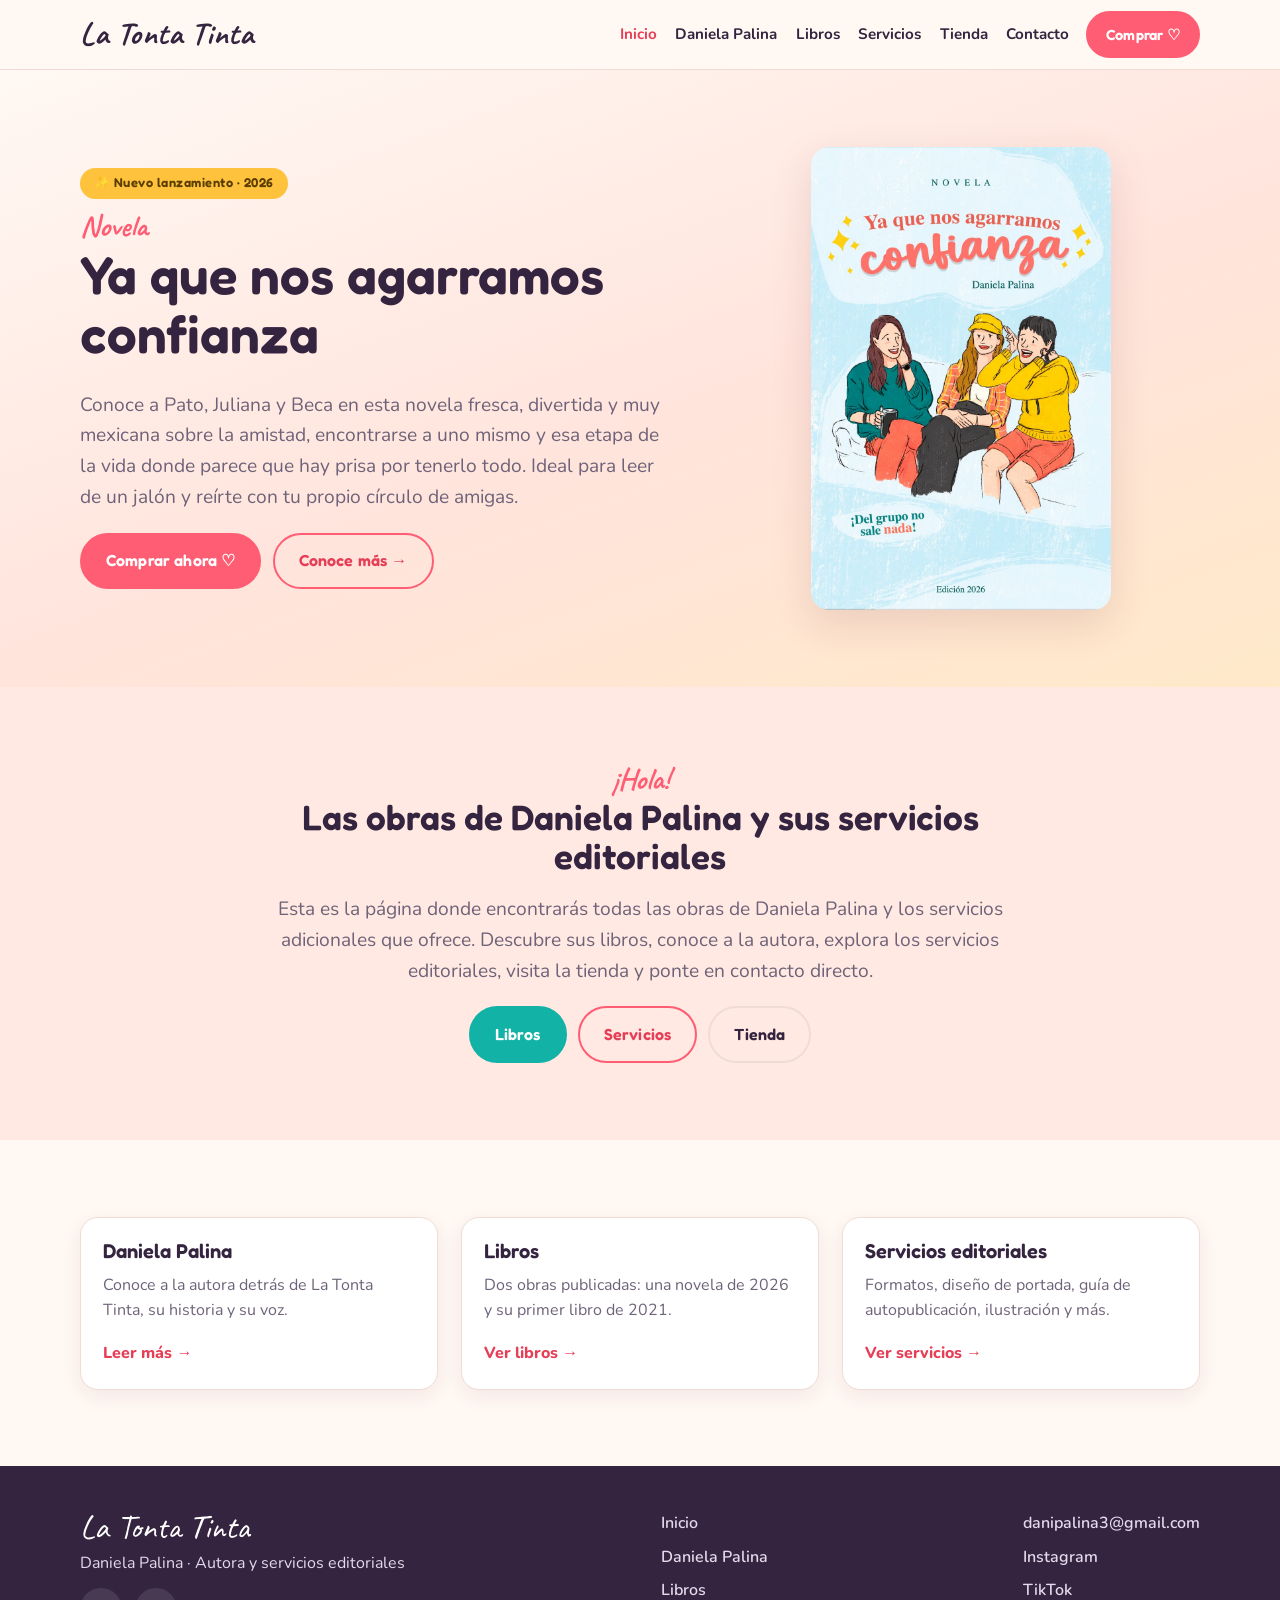
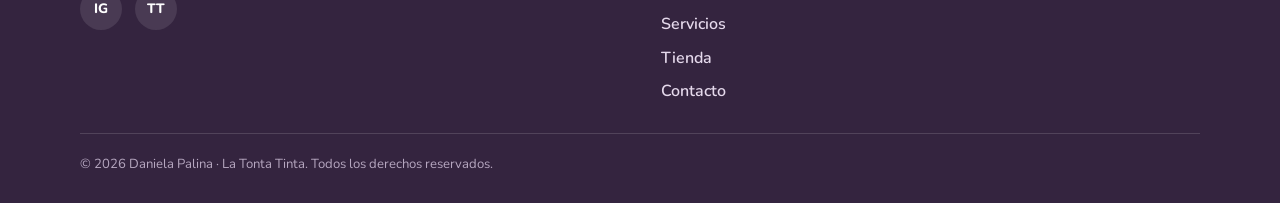
<file: index.html>
<!DOCTYPE html>
<html lang="es">
<head>
  <meta charset="UTF-8">
  <meta name="viewport" content="width=device-width, initial-scale=1.0">
  <title>La Tonta Tinta · Daniela Palina — Obras y servicios editoriales</title>
  <meta name="description" content="Sitio oficial de Daniela Palina (La Tonta Tinta). Sus obras literarias y servicios editoriales. Nuevo lanzamiento: la novela «Ya que nos agarramos confianza».">
  <link rel="preconnect" href="https://fonts.googleapis.com">
  <link rel="preconnect" href="https://fonts.gstatic.com" crossorigin>
  <link href="https://fonts.googleapis.com/css2?family=Caveat:wght@500;700&family=Fredoka:wght@400;500;600&family=Nunito:wght@400;600;700;800&display=swap" rel="stylesheet">
  <link rel="stylesheet" href="assets/css/styles.css">
  <link rel="icon" href="data:image/svg+xml,<svg xmlns='http://www.w3.org/2000/svg' viewBox='0 0 100 100'><text y='.9em' font-size='90'>🖋️</text></svg>">
</head>
<body>

  <header class="site-header">
    <div class="container nav">
      <a class="brand" href="index.html">La Tonta Tinta</a>
      <div class="nav-right">
        <ul class="nav-links">
          <li><a href="index.html" class="active">Inicio</a></li>
          <li><a href="daniela-palina.html">Daniela Palina</a></li>
          <li><a href="libros.html">Libros</a></li>
          <li><a href="servicios.html">Servicios</a></li>
          <li><a href="tienda.html">Tienda</a></li>
          <li><a href="contacto.html">Contacto</a></li>
          <li class="nav-cta-mobile"><a class="mobile-cta" href="libro-ya-que-nos-agarramos-confianza.html#comprar">Comprar la novela ♡</a></li>
        </ul>
        <a class="btn btn--sm nav-cta" href="libro-ya-que-nos-agarramos-confianza.html#comprar">Comprar ♡</a>
        <button class="nav-toggle" aria-label="Menú">☰</button>
      </div>
    </div>
  </header>

  <!-- HERO: libro más reciente -->
  <section class="hero section">
    <div class="container hero-grid">
      <div>
        <span class="badge">✨ Nuevo lanzamiento · 2026</span>
        <p class="eyebrow">Novela</p>
        <h1>Ya que nos agarramos confianza</h1>
        <p class="lead">Conoce a Pato, Juliana y Beca en esta novela fresca, divertida y muy mexicana sobre la amistad, encontrarse a uno mismo y esa etapa de la vida donde parece que hay prisa por tenerlo todo. Ideal para leer de un jalón y reírte con tu propio círculo de amigas.</p>
        <div class="btn-row">
          <a class="btn" href="libro-ya-que-nos-agarramos-confianza.html#comprar">Comprar ahora ♡</a>
          <a class="btn btn--outline" href="libro-ya-que-nos-agarramos-confianza.html">Conoce más &rarr;</a>
        </div>
      </div>
      <div class="hero-art">
        <img src="assets/img/yqnac-1.jpg" alt="Portada de «Ya que nos agarramos confianza» de Daniela Palina"
             onerror="this.onerror=null;this.src='assets/img/cover-confianza.svg';">
      </div>
    </div>
  </section>

  <!-- Intro: qué es este sitio -->
  <section class="section section--tint">
    <div class="container center narrow">
      <p class="eyebrow">¡Hola!</p>
      <h2>Las obras de Daniela Palina y sus servicios editoriales</h2>
      <p class="lead">Esta es la página donde encontrarás todas las obras de Daniela Palina y los servicios adicionales que ofrece. Descubre sus libros, conoce a la autora, explora los servicios editoriales, visita la tienda y ponte en contacto directo.</p>
      <div class="btn-row" style="justify-content:center;">
        <a class="btn btn--teal" href="libros.html">Libros</a>
        <a class="btn btn--outline" href="servicios.html">Servicios</a>
        <a class="btn btn--ghost" href="tienda.html">Tienda</a>
      </div>
    </div>
  </section>

  <!-- Accesos rápidos -->
  <section class="section">
    <div class="container">
      <div class="grid grid-3">
        <a class="card" href="daniela-palina.html" style="text-decoration:none;color:inherit;">
          <h3>Daniela Palina</h3>
          <p class="muted">Conoce a la autora detrás de La Tonta Tinta, su historia y su voz.</p>
          <span style="color:var(--accent-dark);font-weight:800;">Leer más &rarr;</span>
        </a>
        <a class="card" href="libros.html" style="text-decoration:none;color:inherit;">
          <h3>Libros</h3>
          <p class="muted">Dos obras publicadas: una novela de 2026 y su primer libro de 2021.</p>
          <span style="color:var(--accent-dark);font-weight:800;">Ver libros &rarr;</span>
        </a>
        <a class="card" href="servicios.html" style="text-decoration:none;color:inherit;">
          <h3>Servicios editoriales</h3>
          <p class="muted">Formatos, diseño de portada, guía de autopublicación, ilustración y más.</p>
          <span style="color:var(--accent-dark);font-weight:800;">Ver servicios &rarr;</span>
        </a>
      </div>
    </div>
  </section>

  <footer class="site-footer">
    <div class="container">
      <div class="footer-grid">
        <div>
          <div class="footer-brand">La Tonta Tinta</div>
          <p style="margin:.4rem 0 0;">Daniela Palina · Autora y servicios editoriales</p>
          <div class="social-row">
            <a href="https://www.instagram.com/latontatinta_mx/" target="_blank" rel="noopener" aria-label="Instagram">IG</a>
            <a href="https://www.tiktok.com/@la.tonta.tinta" target="_blank" rel="noopener" aria-label="TikTok">TT</a>
          </div>
        </div>
        <ul class="footer-nav">
          <li><a href="index.html">Inicio</a></li>
          <li><a href="daniela-palina.html">Daniela Palina</a></li>
          <li><a href="libros.html">Libros</a></li>
          <li><a href="servicios.html">Servicios</a></li>
          <li><a href="tienda.html">Tienda</a></li>
          <li><a href="contacto.html">Contacto</a></li>
        </ul>
        <ul class="footer-nav">
          <li><a href="mailto:danipalina3@gmail.com">danipalina3@gmail.com</a></li>
          <li><a href="https://www.instagram.com/latontatinta_mx/" target="_blank" rel="noopener">Instagram</a></li>
          <li><a href="https://www.tiktok.com/@la.tonta.tinta" target="_blank" rel="noopener">TikTok</a></li>
        </ul>
      </div>
      <div class="copyright">© <span id="year"></span> Daniela Palina · La Tonta Tinta. Todos los derechos reservados.</div>
    </div>
  </footer>

  <script src="assets/js/main.js"></script>
  <script>document.getElementById('year').textContent = new Date().getFullYear();</script>
</body>
</html>
</file>
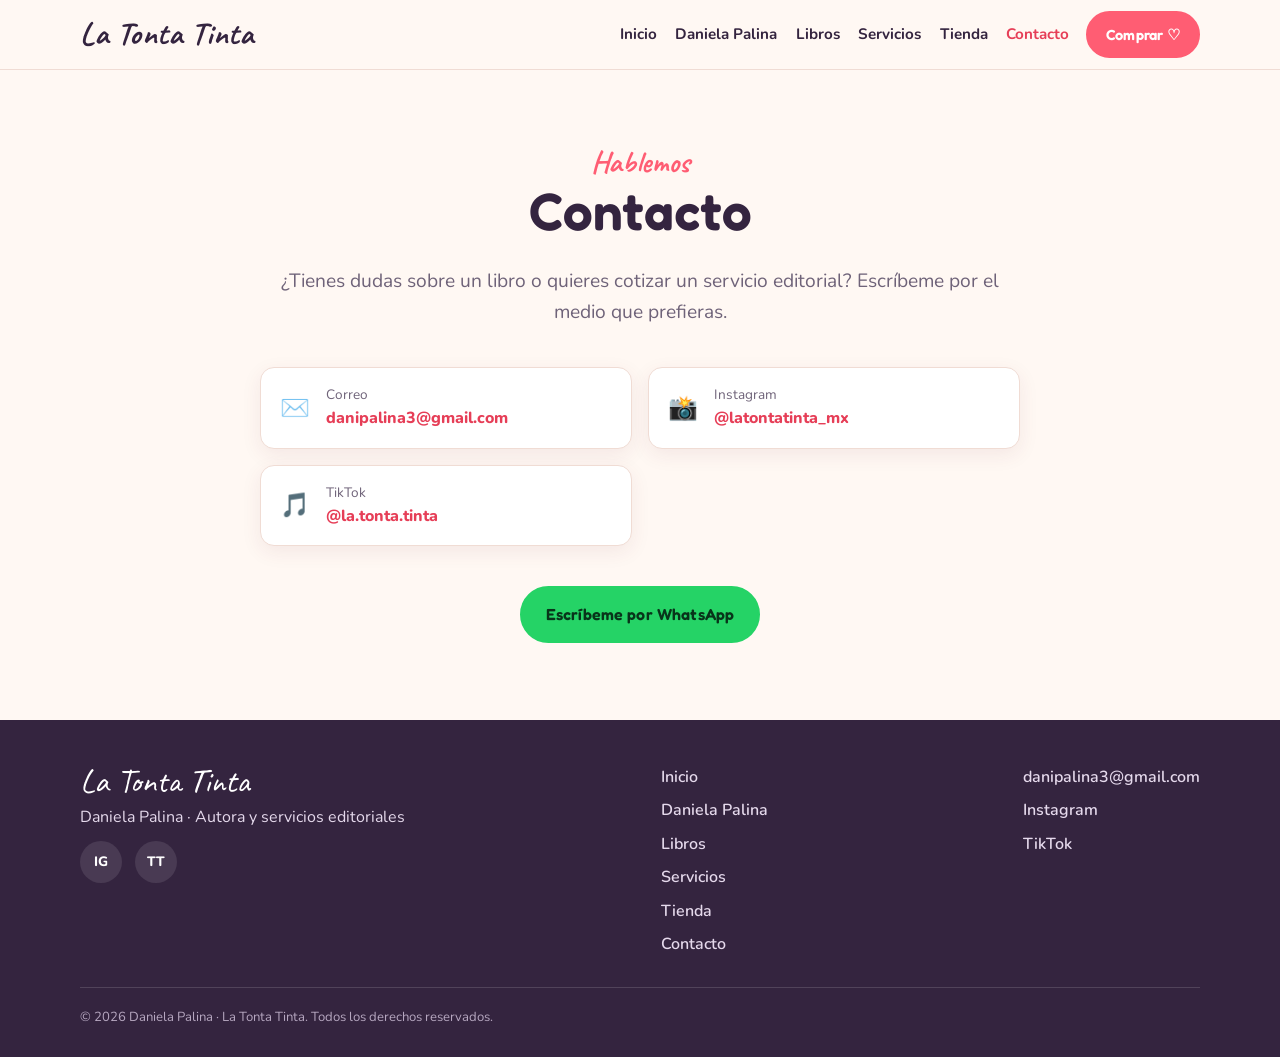
<file: contacto.html>
<!DOCTYPE html>
<html lang="es">
<head>
  <meta charset="UTF-8">
  <meta name="viewport" content="width=device-width, initial-scale=1.0">
  <title>Contacto · Daniela Palina · La Tonta Tinta</title>
  <meta name="description" content="Contacta a Daniela Palina: correo, WhatsApp, Instagram y TikTok.">
  <link rel="preconnect" href="https://fonts.googleapis.com">
  <link rel="preconnect" href="https://fonts.gstatic.com" crossorigin>
  <link href="https://fonts.googleapis.com/css2?family=Caveat:wght@500;700&family=Fredoka:wght@400;500;600&family=Nunito:wght@400;600;700;800&display=swap" rel="stylesheet">
  <link rel="stylesheet" href="assets/css/styles.css">
  <link rel="icon" href="data:image/svg+xml,<svg xmlns='http://www.w3.org/2000/svg' viewBox='0 0 100 100'><text y='.9em' font-size='90'>🖋️</text></svg>">
</head>
<body>

  <header class="site-header">
    <div class="container nav">
      <a class="brand" href="index.html">La Tonta Tinta</a>
      <div class="nav-right">
        <ul class="nav-links">
          <li><a href="index.html">Inicio</a></li>
          <li><a href="daniela-palina.html">Daniela Palina</a></li>
          <li><a href="libros.html">Libros</a></li>
          <li><a href="servicios.html">Servicios</a></li>
          <li><a href="tienda.html">Tienda</a></li>
          <li><a href="contacto.html" class="active">Contacto</a></li>
          <li class="nav-cta-mobile"><a class="mobile-cta" href="libro-ya-que-nos-agarramos-confianza.html#comprar">Comprar la novela ♡</a></li>
        </ul>
        <a class="btn btn--sm nav-cta" href="libro-ya-que-nos-agarramos-confianza.html#comprar">Comprar ♡</a>
        <button class="nav-toggle" aria-label="Menú">☰</button>
      </div>
    </div>
  </header>

  <section class="section">
    <div class="container narrow">
      <p class="eyebrow center">Hablemos</p>
      <h1 class="center">Contacto</h1>
      <p class="lead center" style="margin-bottom:2.5rem;">¿Tienes dudas sobre un libro o quieres cotizar un servicio editorial? Escríbeme por el medio que prefieras.</p>

      <div class="contact-grid">
        <div class="contact-item">
          <span class="ic">✉️</span>
          <div>
            <div class="muted" style="font-size:.85rem;">Correo</div>
            <a href="mailto:danipalina3@gmail.com">danipalina3@gmail.com</a>
          </div>
        </div>
        <div class="contact-item">
          <span class="ic">📸</span>
          <div>
            <div class="muted" style="font-size:.85rem;">Instagram</div>
            <a href="https://www.instagram.com/latontatinta_mx/" target="_blank" rel="noopener">@latontatinta_mx</a>
          </div>
        </div>
        <div class="contact-item">
          <span class="ic">🎵</span>
          <div>
            <div class="muted" style="font-size:.85rem;">TikTok</div>
            <a href="https://www.tiktok.com/@la.tonta.tinta" target="_blank" rel="noopener">@la.tonta.tinta</a>
          </div>
        </div>
      </div>

      <div class="center" style="margin-top:2.5rem;">
        <a class="btn btn--wa" href="https://wa.me/527225127898?text=Hola%20Daniela%2C%20me%20gustar%C3%ADa%20ponerme%20en%20contacto" target="_blank" rel="noopener">Escríbeme por WhatsApp</a>
      </div>
    </div>
  </section>

  <footer class="site-footer">
    <div class="container">
      <div class="footer-grid">
        <div>
          <div class="footer-brand">La Tonta Tinta</div>
          <p style="margin:.4rem 0 0;">Daniela Palina · Autora y servicios editoriales</p>
          <div class="social-row">
            <a href="https://www.instagram.com/latontatinta_mx/" target="_blank" rel="noopener" aria-label="Instagram">IG</a>
            <a href="https://www.tiktok.com/@la.tonta.tinta" target="_blank" rel="noopener" aria-label="TikTok">TT</a>
          </div>
        </div>
        <ul class="footer-nav">
          <li><a href="index.html">Inicio</a></li>
          <li><a href="daniela-palina.html">Daniela Palina</a></li>
          <li><a href="libros.html">Libros</a></li>
          <li><a href="servicios.html">Servicios</a></li>
          <li><a href="tienda.html">Tienda</a></li>
          <li><a href="contacto.html">Contacto</a></li>
        </ul>
        <ul class="footer-nav">
          <li><a href="mailto:danipalina3@gmail.com">danipalina3@gmail.com</a></li>
          <li><a href="https://www.instagram.com/latontatinta_mx/" target="_blank" rel="noopener">Instagram</a></li>
          <li><a href="https://www.tiktok.com/@la.tonta.tinta" target="_blank" rel="noopener">TikTok</a></li>
        </ul>
      </div>
      <div class="copyright">© <span id="year"></span> Daniela Palina · La Tonta Tinta. Todos los derechos reservados.</div>
    </div>
  </footer>

  <script src="assets/js/main.js"></script>
  <script>document.getElementById('year').textContent = new Date().getFullYear();</script>
</body>
</html>
</file>
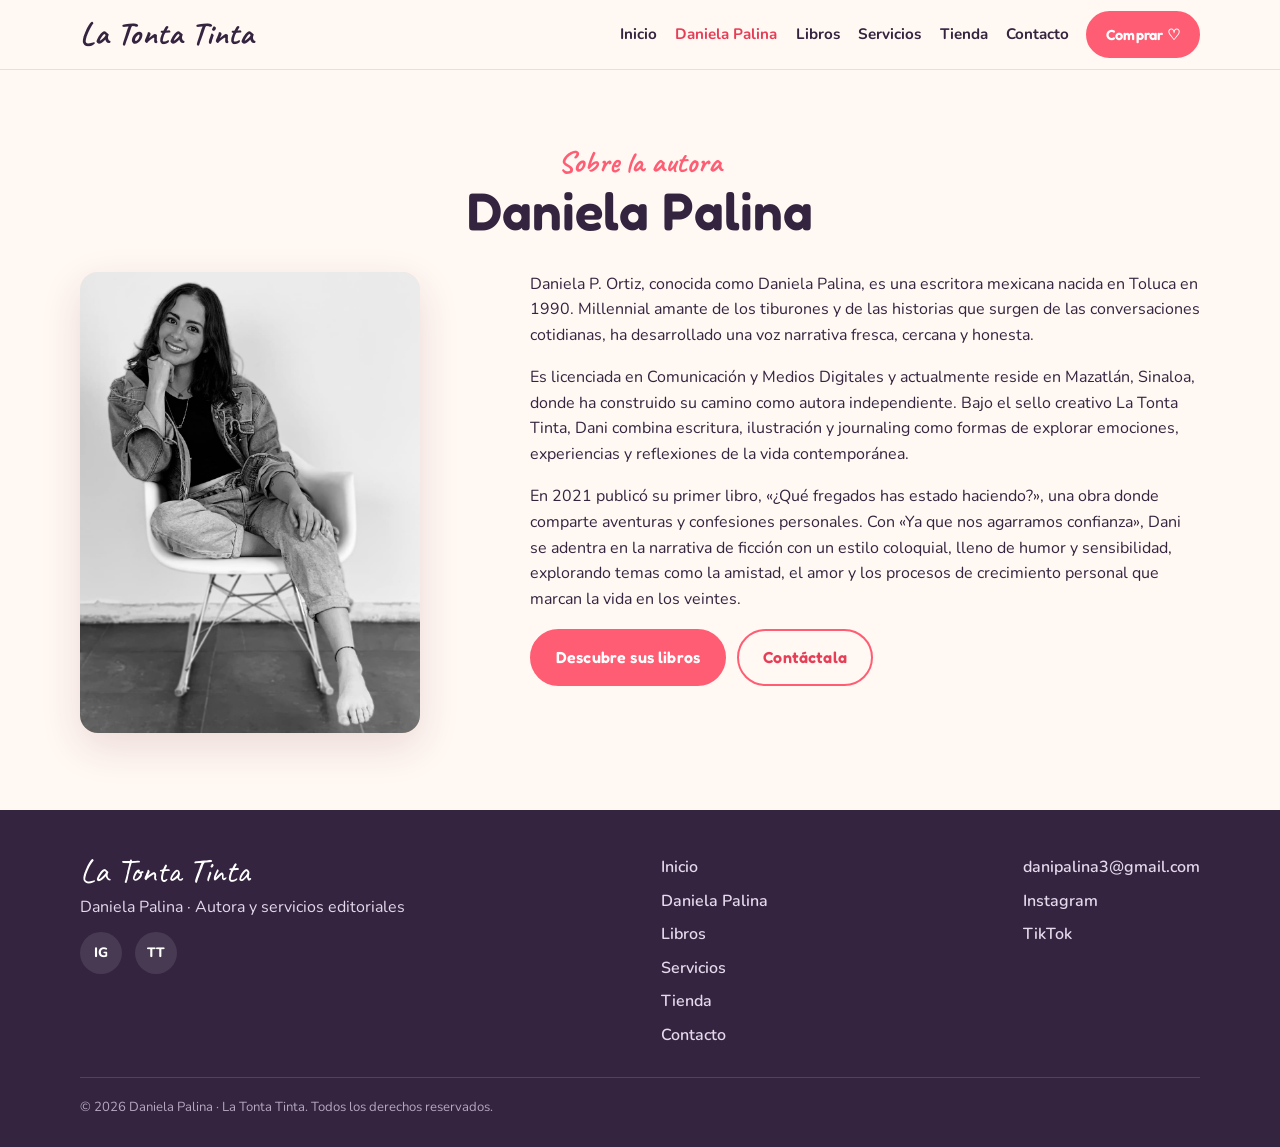
<file: daniela-palina.html>
<!DOCTYPE html>
<html lang="es">
<head>
  <meta charset="UTF-8">
  <meta name="viewport" content="width=device-width, initial-scale=1.0">
  <title>Daniela Palina · La Tonta Tinta</title>
  <meta name="description" content="Daniela P. Ortiz (Daniela Palina), escritora mexicana nacida en Toluca en 1990. Autora independiente bajo el sello La Tonta Tinta.">
  <link rel="preconnect" href="https://fonts.googleapis.com">
  <link rel="preconnect" href="https://fonts.gstatic.com" crossorigin>
  <link href="https://fonts.googleapis.com/css2?family=Caveat:wght@500;700&family=Fredoka:wght@400;500;600&family=Nunito:wght@400;600;700;800&display=swap" rel="stylesheet">
  <link rel="stylesheet" href="assets/css/styles.css">
  <link rel="icon" href="data:image/svg+xml,<svg xmlns='http://www.w3.org/2000/svg' viewBox='0 0 100 100'><text y='.9em' font-size='90'>🖋️</text></svg>">
</head>
<body>

  <header class="site-header">
    <div class="container nav">
      <a class="brand" href="index.html">La Tonta Tinta</a>
      <div class="nav-right">
        <ul class="nav-links">
          <li><a href="index.html">Inicio</a></li>
          <li><a href="daniela-palina.html" class="active">Daniela Palina</a></li>
          <li><a href="libros.html">Libros</a></li>
          <li><a href="servicios.html">Servicios</a></li>
          <li><a href="tienda.html">Tienda</a></li>
          <li><a href="contacto.html">Contacto</a></li>
          <li class="nav-cta-mobile"><a class="mobile-cta" href="libro-ya-que-nos-agarramos-confianza.html#comprar">Comprar la novela ♡</a></li>
        </ul>
        <a class="btn btn--sm nav-cta" href="libro-ya-que-nos-agarramos-confianza.html#comprar">Comprar ♡</a>
        <button class="nav-toggle" aria-label="Menú">☰</button>
      </div>
    </div>
  </header>

  <section class="section">
    <div class="container">
      <p class="eyebrow center">Sobre la autora</p>
      <h1 class="center" style="margin-bottom:2rem;">Daniela Palina</h1>

      <div class="about-grid">
        <div class="about-photo">
          <img src="assets/img/daniela-palina.jpg" alt="Retrato de Daniela Palina"
               onerror="this.onerror=null;this.parentNode.innerHTML='<div style=&quot;padding:3rem 1rem;text-align:center;color:var(--ink-soft)&quot;>Fotografía de Daniela Palina<br><small>(daniela-palina.jpg)</small></div>';">
        </div>
        <div>
          <p>Daniela P. Ortiz, conocida como Daniela Palina, es una escritora mexicana nacida en Toluca en 1990. Millennial amante de los tiburones y de las historias que surgen de las conversaciones cotidianas, ha desarrollado una voz narrativa fresca, cercana y honesta.</p>
          <p>Es licenciada en Comunicación y Medios Digitales y actualmente reside en Mazatlán, Sinaloa, donde ha construido su camino como autora independiente. Bajo el sello creativo La Tonta Tinta, Dani combina escritura, ilustración y journaling como formas de explorar emociones, experiencias y reflexiones de la vida contemporánea.</p>
          <p>En 2021 publicó su primer libro, «¿Qué fregados has estado haciendo?», una obra donde comparte aventuras y confesiones personales. Con «Ya que nos agarramos confianza», Dani se adentra en la narrativa de ficción con un estilo coloquial, lleno de humor y sensibilidad, explorando temas como la amistad, el amor y los procesos de crecimiento personal que marcan la vida en los veintes.</p>
          <div class="btn-row">
            <a class="btn" href="libros.html">Descubre sus libros</a>
            <a class="btn btn--outline" href="contacto.html">Contáctala</a>
          </div>
        </div>
      </div>
    </div>
  </section>

  <footer class="site-footer">
    <div class="container">
      <div class="footer-grid">
        <div>
          <div class="footer-brand">La Tonta Tinta</div>
          <p style="margin:.4rem 0 0;">Daniela Palina · Autora y servicios editoriales</p>
          <div class="social-row">
            <a href="https://www.instagram.com/latontatinta_mx/" target="_blank" rel="noopener" aria-label="Instagram">IG</a>
            <a href="https://www.tiktok.com/@la.tonta.tinta" target="_blank" rel="noopener" aria-label="TikTok">TT</a>
          </div>
        </div>
        <ul class="footer-nav">
          <li><a href="index.html">Inicio</a></li>
          <li><a href="daniela-palina.html">Daniela Palina</a></li>
          <li><a href="libros.html">Libros</a></li>
          <li><a href="servicios.html">Servicios</a></li>
          <li><a href="tienda.html">Tienda</a></li>
          <li><a href="contacto.html">Contacto</a></li>
        </ul>
        <ul class="footer-nav">
          <li><a href="mailto:danipalina3@gmail.com">danipalina3@gmail.com</a></li>
          <li><a href="https://www.instagram.com/latontatinta_mx/" target="_blank" rel="noopener">Instagram</a></li>
          <li><a href="https://www.tiktok.com/@la.tonta.tinta" target="_blank" rel="noopener">TikTok</a></li>
        </ul>
      </div>
      <div class="copyright">© <span id="year"></span> Daniela Palina · La Tonta Tinta. Todos los derechos reservados.</div>
    </div>
  </footer>

  <script src="assets/js/main.js"></script>
  <script>document.getElementById('year').textContent = new Date().getFullYear();</script>
</body>
</html>
</file>
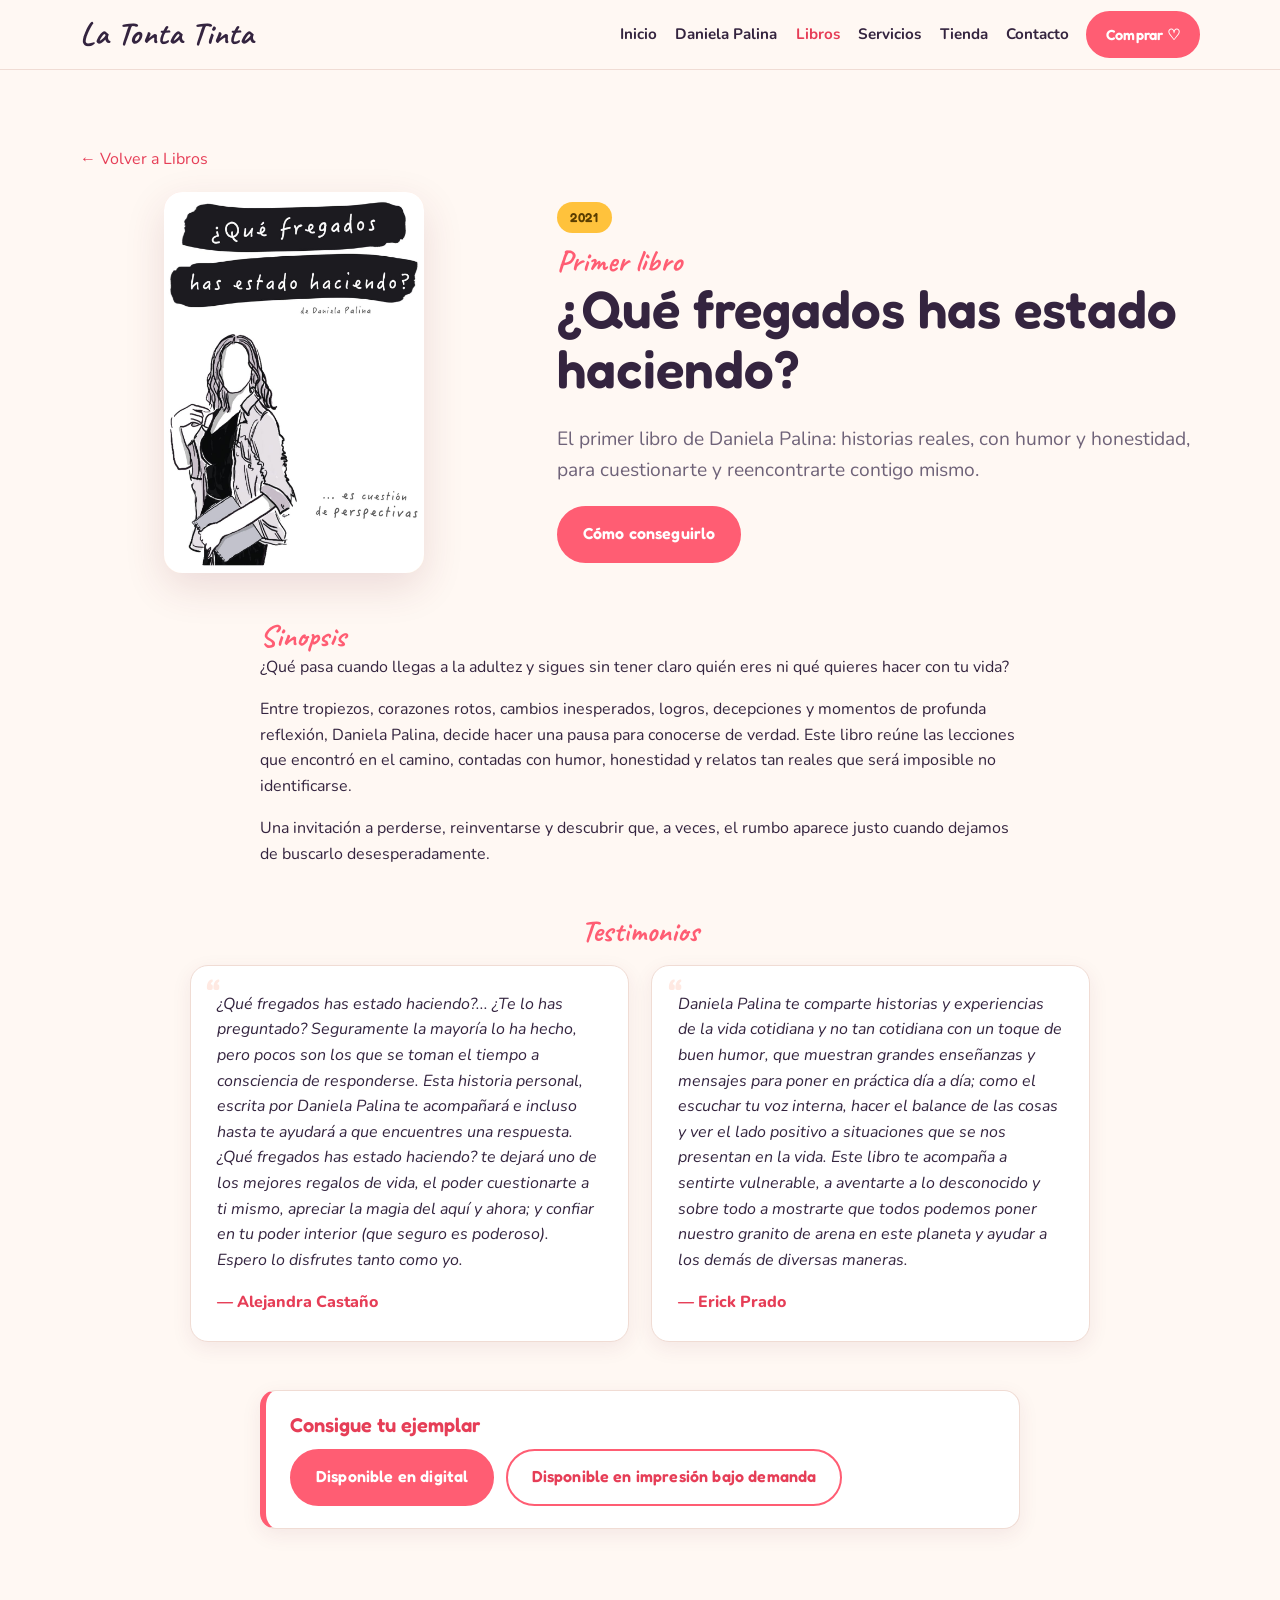
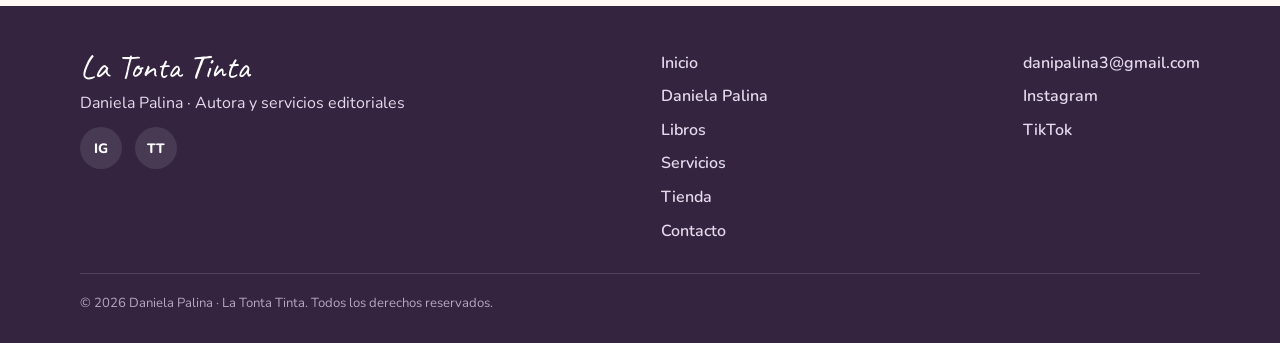
<file: libro-que-fregados-has-estado-haciendo.html>
<!DOCTYPE html>
<html lang="es">
<head>
  <meta charset="UTF-8">
  <meta name="viewport" content="width=device-width, initial-scale=1.0">
  <title>¿Qué fregados has estado haciendo? · Daniela Palina</title>
  <meta name="description" content="«¿Qué fregados has estado haciendo?» (2021), el primer libro de Daniela Palina. Disponible en digital e impresión bajo demanda.">
  <link rel="preconnect" href="https://fonts.googleapis.com">
  <link rel="preconnect" href="https://fonts.gstatic.com" crossorigin>
  <link href="https://fonts.googleapis.com/css2?family=Caveat:wght@500;700&family=Fredoka:wght@400;500;600&family=Nunito:wght@400;600;700;800&display=swap" rel="stylesheet">
  <link rel="stylesheet" href="assets/css/styles.css">
  <link rel="icon" href="data:image/svg+xml,<svg xmlns='http://www.w3.org/2000/svg' viewBox='0 0 100 100'><text y='.9em' font-size='90'>🖋️</text></svg>">
</head>
<body>

  <header class="site-header">
    <div class="container nav">
      <a class="brand" href="index.html">La Tonta Tinta</a>
      <div class="nav-right">
        <ul class="nav-links">
          <li><a href="index.html">Inicio</a></li>
          <li><a href="daniela-palina.html">Daniela Palina</a></li>
          <li><a href="libros.html" class="active">Libros</a></li>
          <li><a href="servicios.html">Servicios</a></li>
          <li><a href="tienda.html">Tienda</a></li>
          <li><a href="contacto.html">Contacto</a></li>
          <li class="nav-cta-mobile"><a class="mobile-cta" href="libro-ya-que-nos-agarramos-confianza.html#comprar">Comprar la novela ♡</a></li>
        </ul>
        <a class="btn btn--sm nav-cta" href="libro-ya-que-nos-agarramos-confianza.html#comprar">Comprar ♡</a>
        <button class="nav-toggle" aria-label="Menú">☰</button>
      </div>
    </div>
  </header>

  <section class="section">
    <div class="container">
      <p class="muted" style="margin-bottom:1.2rem;"><a href="libros.html">&larr; Volver a Libros</a></p>

      <div class="detail-hero">
        <div class="detail-cover">
          <img src="assets/img/qfheh1.jpg" alt="Portada de «¿Qué fregados has estado haciendo?»"
               onerror="this.onerror=null;this.src='assets/img/cover-fregados.svg';">
        </div>
        <div>
          <span class="badge">2021</span>
          <p class="eyebrow">Primer libro</p>
          <h1>¿Qué fregados has estado haciendo?</h1>
          <p class="lead">El primer libro de Daniela Palina: historias reales, con humor y honestidad, para cuestionarte y reencontrarte contigo mismo.</p>
          <div class="btn-row">
            <a class="btn" href="#disponible">Cómo conseguirlo</a>
          </div>
        </div>
      </div>

      <!-- Sinopsis -->
      <div class="narrow" style="margin-top:3rem;">
        <p class="eyebrow">Sinopsis</p>
        <p>¿Qué pasa cuando llegas a la adultez y sigues sin tener claro quién eres ni qué quieres hacer con tu vida?</p>
        <p>Entre tropiezos, corazones rotos, cambios inesperados, logros, decepciones y momentos de profunda reflexión, Daniela Palina, decide hacer una pausa para conocerse de verdad. Este libro reúne las lecciones que encontró en el camino, contadas con humor, honestidad y relatos tan reales que será imposible no identificarse.</p>
        <p>Una invitación a perderse, reinventarse y descubrir que, a veces, el rumbo aparece justo cuando dejamos de buscarlo desesperadamente.</p>
      </div>

      <!-- Testimonios -->
      <div style="max-width:900px;margin:3rem auto 0;">
        <p class="eyebrow center">Testimonios</p>
        <div class="grid grid-2" style="margin-top:1.2rem;">
          <div class="quote">
            <p>¿Qué fregados has estado haciendo?... ¿Te lo has preguntado? Seguramente la mayoría lo ha hecho, pero pocos son los que se toman el tiempo a consciencia de responderse. Esta historia personal, escrita por Daniela Palina te acompañará e incluso hasta te ayudará a que encuentres una respuesta. ¿Qué fregados has estado haciendo? te dejará uno de los mejores regalos de vida, el poder cuestionarte a ti mismo, apreciar la magia del aquí y ahora; y confiar en tu poder interior (que seguro es poderoso). Espero lo disfrutes tanto como yo.</p>
            <cite>— Alejandra Castaño</cite>
          </div>
          <div class="quote">
            <p>Daniela Palina te comparte historias y experiencias de la vida cotidiana y no tan cotidiana con un toque de buen humor, que muestran grandes enseñanzas y mensajes para poner en práctica día a día; como el escuchar tu voz interna, hacer el balance de las cosas y ver el lado positivo a situaciones que se nos presentan en la vida. Este libro te acompaña a sentirte vulnerable, a aventarte a lo desconocido y sobre todo a mostrarte que todos podemos poner nuestro granito de arena en este planeta y ayudar a los demás de diversas maneras.</p>
            <cite>— Erick Prado</cite>
          </div>
        </div>
      </div>

      <!-- Disponibilidad -->
      <div id="disponible" class="info-box narrow" style="margin:3rem auto 0;scroll-margin-top:90px;">
        <h3>Consigue tu ejemplar</h3>
        <div class="btn-row" style="margin-top:.8rem;">
          <a class="btn" href="https://www.amazon.com.mx/%C2%BFQu%C3%A9-fregados-has-estado-haciendo/dp/8411144771#detailBullets_feature_div" target="_blank" rel="noopener">Disponible en digital</a>
          <a class="btn btn--outline" href="https://www.gonvill.com.mx/libro/que-fregados-has-estado-haciendo_4396022308" target="_blank" rel="noopener">Disponible en impresión bajo demanda</a>
        </div>
      </div>
    </div>
  </section>

  <footer class="site-footer">
    <div class="container">
      <div class="footer-grid">
        <div>
          <div class="footer-brand">La Tonta Tinta</div>
          <p style="margin:.4rem 0 0;">Daniela Palina · Autora y servicios editoriales</p>
          <div class="social-row">
            <a href="https://www.instagram.com/latontatinta_mx/" target="_blank" rel="noopener" aria-label="Instagram">IG</a>
            <a href="https://www.tiktok.com/@la.tonta.tinta" target="_blank" rel="noopener" aria-label="TikTok">TT</a>
          </div>
        </div>
        <ul class="footer-nav">
          <li><a href="index.html">Inicio</a></li>
          <li><a href="daniela-palina.html">Daniela Palina</a></li>
          <li><a href="libros.html">Libros</a></li>
          <li><a href="servicios.html">Servicios</a></li>
          <li><a href="tienda.html">Tienda</a></li>
          <li><a href="contacto.html">Contacto</a></li>
        </ul>
        <ul class="footer-nav">
          <li><a href="mailto:danipalina3@gmail.com">danipalina3@gmail.com</a></li>
          <li><a href="https://www.instagram.com/latontatinta_mx/" target="_blank" rel="noopener">Instagram</a></li>
          <li><a href="https://www.tiktok.com/@la.tonta.tinta" target="_blank" rel="noopener">TikTok</a></li>
        </ul>
      </div>
      <div class="copyright">© <span id="year"></span> Daniela Palina · La Tonta Tinta. Todos los derechos reservados.</div>
    </div>
  </footer>

  <script src="assets/js/main.js"></script>
  <script>document.getElementById('year').textContent = new Date().getFullYear();</script>
</body>
</html>
</file>
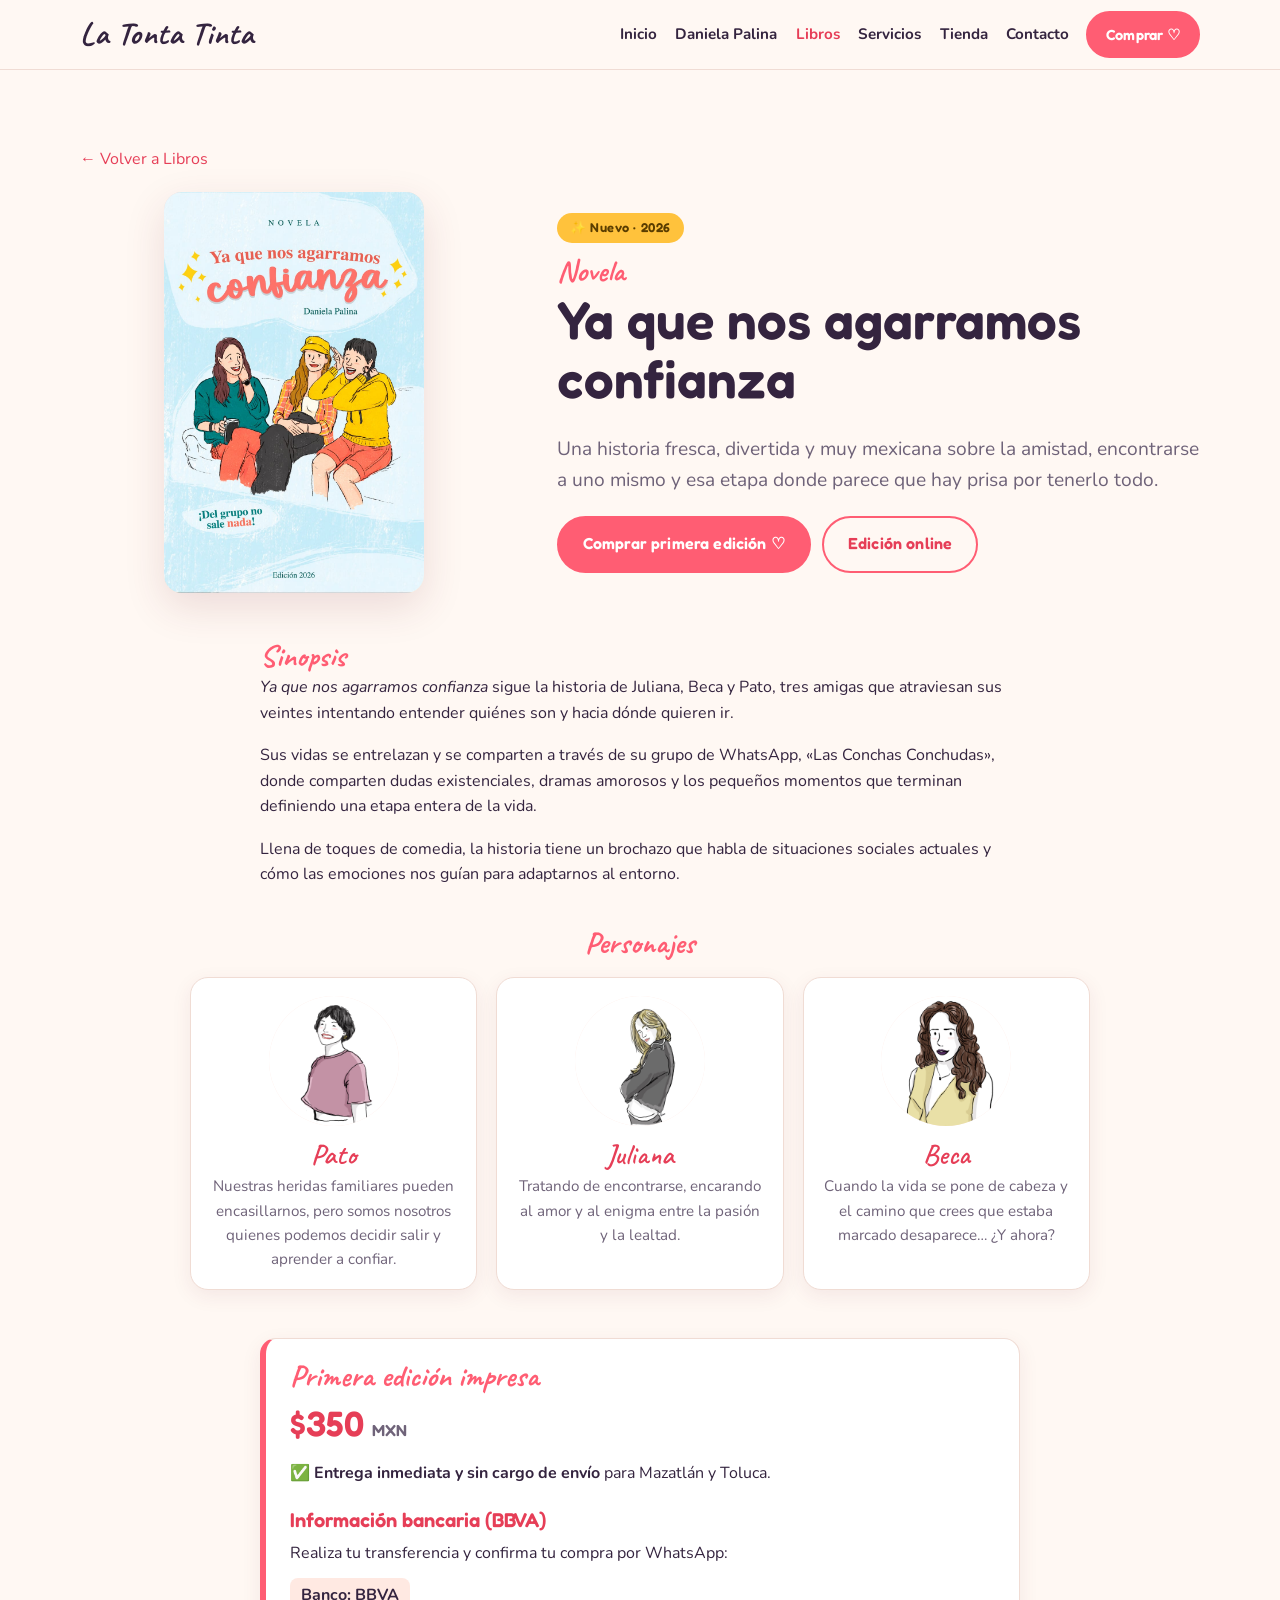
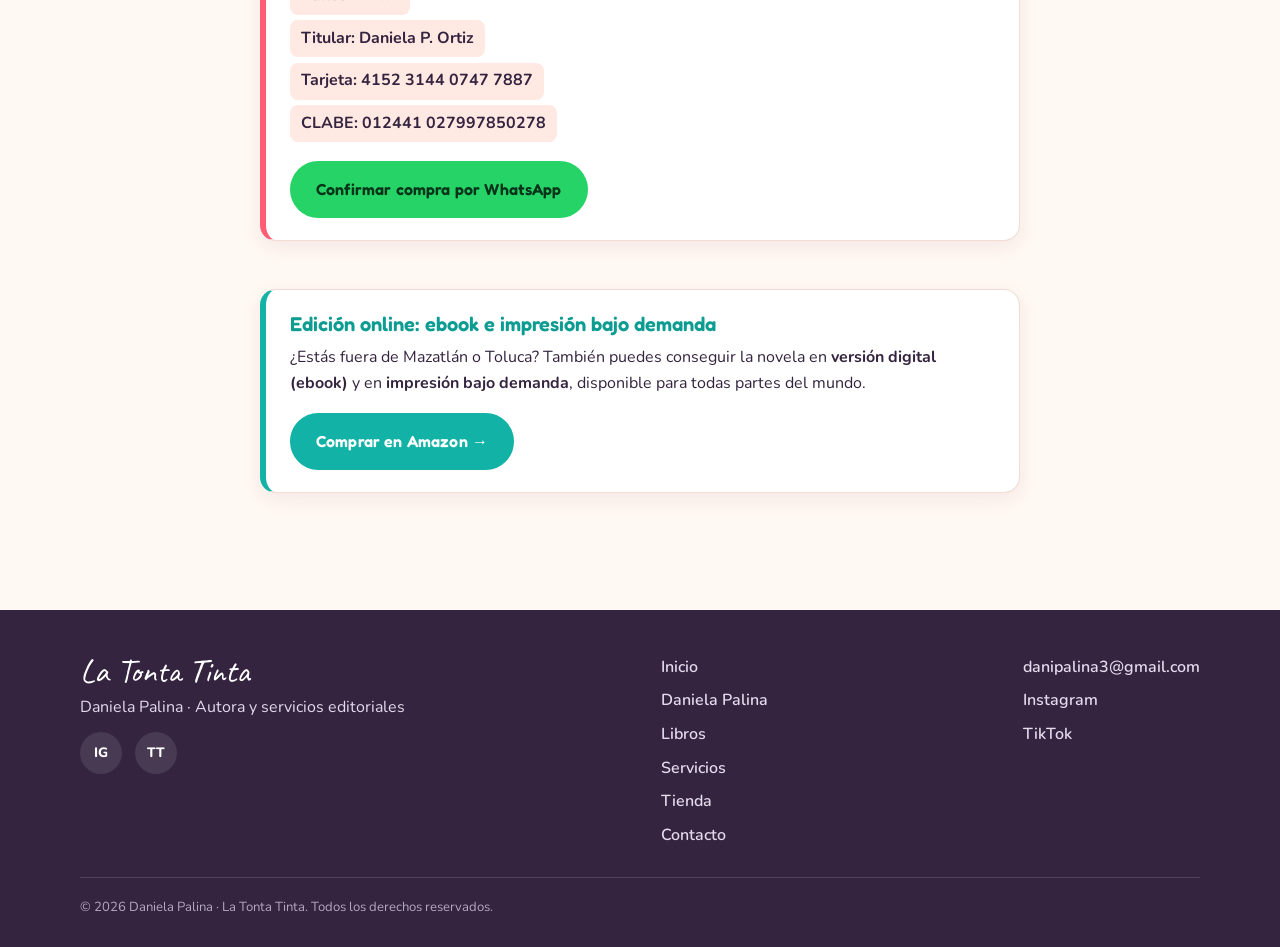
<file: libro-ya-que-nos-agarramos-confianza.html>
<!DOCTYPE html>
<html lang="es">
<head>
  <meta charset="UTF-8">
  <meta name="viewport" content="width=device-width, initial-scale=1.0">
  <title>Ya que nos agarramos confianza · Daniela Palina</title>
  <meta name="description" content="«Ya que nos agarramos confianza», la nueva novela de Daniela Palina (2026). Primera edición $350 MXN, entrega inmediata en Mazatlán y Toluca, y edición digital para todo el mundo.">
  <link rel="preconnect" href="https://fonts.googleapis.com">
  <link rel="preconnect" href="https://fonts.gstatic.com" crossorigin>
  <link href="https://fonts.googleapis.com/css2?family=Caveat:wght@500;700&family=Fredoka:wght@400;500;600&family=Nunito:wght@400;600;700;800&display=swap" rel="stylesheet">
  <link rel="stylesheet" href="assets/css/styles.css">
  <link rel="icon" href="data:image/svg+xml,<svg xmlns='http://www.w3.org/2000/svg' viewBox='0 0 100 100'><text y='.9em' font-size='90'>🖋️</text></svg>">
</head>
<body class="has-buybar">

  <header class="site-header">
    <div class="container nav">
      <a class="brand" href="index.html">La Tonta Tinta</a>
      <div class="nav-right">
        <ul class="nav-links">
          <li><a href="index.html">Inicio</a></li>
          <li><a href="daniela-palina.html">Daniela Palina</a></li>
          <li><a href="libros.html" class="active">Libros</a></li>
          <li><a href="servicios.html">Servicios</a></li>
          <li><a href="tienda.html">Tienda</a></li>
          <li><a href="contacto.html">Contacto</a></li>
          <li class="nav-cta-mobile"><a class="mobile-cta" href="#comprar">Comprar la novela ♡</a></li>
        </ul>
        <a class="btn btn--sm nav-cta" href="#comprar">Comprar ♡</a>
        <button class="nav-toggle" aria-label="Menú">☰</button>
      </div>
    </div>
  </header>

  <section class="section">
    <div class="container">
      <p class="muted" style="margin-bottom:1.2rem;"><a href="libros.html">&larr; Volver a Libros</a></p>

      <div class="detail-hero">
        <div class="detail-cover">
          <img src="assets/img/yqnac-1.jpg" alt="Portada de «Ya que nos agarramos confianza»"
               onerror="this.onerror=null;this.src='assets/img/cover-confianza.svg';">
        </div>
        <div>
          <span class="badge">✨ Nuevo · 2026</span>
          <p class="eyebrow">Novela</p>
          <h1>Ya que nos agarramos confianza</h1>
          <p class="lead">Una historia fresca, divertida y muy mexicana sobre la amistad, encontrarse a uno mismo y esa etapa donde parece que hay prisa por tenerlo todo.</p>
          <div class="btn-row">
            <a class="btn" href="#comprar">Comprar primera edición ♡</a>
            <a class="btn btn--outline" href="#online">Edición online</a>
          </div>
        </div>
      </div>

      <!-- Sinopsis -->
      <div class="narrow" style="margin-top:3rem;">
        <p class="eyebrow">Sinopsis</p>
        <p><em>Ya que nos agarramos confianza</em> sigue la historia de Juliana, Beca y Pato, tres amigas que atraviesan sus veintes intentando entender quiénes son y hacia dónde quieren ir.</p>
        <p>Sus vidas se entrelazan y se comparten a través de su grupo de WhatsApp, «Las Conchas Conchudas», donde comparten dudas existenciales, dramas amorosos y los pequeños momentos que terminan definiendo una etapa entera de la vida.</p>
        <p>Llena de toques de comedia, la historia tiene un brochazo que habla de situaciones sociales actuales y cómo las emociones nos guían para adaptarnos al entorno.</p>
      </div>

      <!-- Personajes -->
      <div style="max-width:900px;margin:2.5rem auto 0;">
        <p class="eyebrow center">Personajes</p>
        <div class="char-grid">
          <div class="char-card">
            <div class="char-photo"><img src="assets/img/personaje1-pato.jpg" alt="Pato" onerror="this.onerror=null;this.parentNode.textContent='🦆';this.parentNode.style.fontSize='2.4rem';"></div>
            <h3>Pato</h3>
            <p>Nuestras heridas familiares pueden encasillarnos, pero somos nosotros quienes podemos decidir salir y aprender a confiar.</p>
          </div>
          <div class="char-card">
            <div class="char-photo"><img src="assets/img/personaje2-juliana.jpg" alt="Juliana" onerror="this.onerror=null;this.parentNode.textContent='💛';this.parentNode.style.fontSize='2.4rem';"></div>
            <h3>Juliana</h3>
            <p>Tratando de encontrarse, encarando al amor y al enigma entre la pasión y la lealtad.</p>
          </div>
          <div class="char-card">
            <div class="char-photo"><img src="assets/img/personaje3-beca.jpg" alt="Beca" onerror="this.onerror=null;this.parentNode.textContent='💫';this.parentNode.style.fontSize='2.4rem';"></div>
            <h3>Beca</h3>
            <p>Cuando la vida se pone de cabeza y el camino que crees que estaba marcado desaparece… ¿Y ahora?</p>
          </div>
        </div>
      </div>

      <!-- Compra primera edición -->
      <div id="comprar" class="info-box narrow" style="margin:3rem auto;scroll-margin-top:90px;">
        <p class="eyebrow" style="margin-bottom:.2rem;">Primera edición impresa</p>
        <p class="price-tag">$350 <span style="font-size:1rem;color:var(--ink-soft);">MXN</span></p>
        <p style="margin:.6rem 0 0;">✅ <strong>Entrega inmediata y sin cargo de envío</strong> para Mazatlán y Toluca.</p>

        <h3 style="margin-top:1.4rem;">Información bancaria (BBVA)</h3>
        <p style="margin:.2rem 0 .5rem;">Realiza tu transferencia y confirma tu compra por WhatsApp:</p>
        <p class="bank-line">Banco: BBVA</p><br>
        <p class="bank-line">Titular: Daniela P. Ortiz</p><br>
        <p class="bank-line">Tarjeta: 4152 3144 0747 7887</p><br>
        <p class="bank-line">CLABE: 012441 027997850278</p>
        <div class="btn-row" style="margin-top:1rem;">
          <a class="btn btn--wa" href="https://wa.me/527225127898?text=Hola%20Daniela%2C%20quiero%20comprar%20%C2%ABYa%20que%20nos%20agarramos%20confianza%C2%BB.%20Ya%20hice%2Fvoy%20a%20hacer%20mi%20transferencia." target="_blank" rel="noopener">Confirmar compra por WhatsApp</a>
        </div>
      </div>

      <!-- Edición online -->
      <div id="online" class="info-box narrow" style="margin:2.5rem auto;border-left-color:var(--teal);scroll-margin-top:90px;">
        <h3 style="color:#0d9c91;">Edición online: ebook e impresión bajo demanda</h3>
        <p>¿Estás fuera de Mazatlán o Toluca? También puedes conseguir la novela en <strong>versión digital (ebook)</strong> y en <strong>impresión bajo demanda</strong>, disponible para todas partes del mundo.</p>
        <div class="btn-row" style="margin-top:1rem;">
          <a class="btn btn--teal" href="https://www.amazon.com/Daniela-Palina-ebook/dp/B0GX4ZD6P3/ref=mp_s_a_1_3?crid=16UKUOA8GJS02&dib=eyJ2IjoiMSJ9.pgqe3pN9Ya6BdvzC8T5DXDjlmI3iJe8Hww-Qg-iFN6LGjHj071QN20LucGBJIEps.ZAMVZgNS9oNeb31xJUmAVeth7XLPcdh3hKP_Kntc19U&dib_tag=se&keywords=daniela+palina&qid=1780597871&sprefix=,aps,173&sr=8-3" target="_blank" rel="noopener">Comprar en Amazon &rarr;</a>
        </div>
      </div>
    </div>
  </section>

  <!-- Sticky buy bar (mobile) -->
  <div class="buybar">
    <span class="price">$350 MXN</span>
    <a class="btn btn--wa btn--sm" href="https://wa.me/527225127898?text=Hola%20Daniela%2C%20quiero%20comprar%20%C2%ABYa%20que%20nos%20agarramos%20confianza%C2%BB" target="_blank" rel="noopener">Comprar por WhatsApp</a>
  </div>

  <footer class="site-footer">
    <div class="container">
      <div class="footer-grid">
        <div>
          <div class="footer-brand">La Tonta Tinta</div>
          <p style="margin:.4rem 0 0;">Daniela Palina · Autora y servicios editoriales</p>
          <div class="social-row">
            <a href="https://www.instagram.com/latontatinta_mx/" target="_blank" rel="noopener" aria-label="Instagram">IG</a>
            <a href="https://www.tiktok.com/@la.tonta.tinta" target="_blank" rel="noopener" aria-label="TikTok">TT</a>
          </div>
        </div>
        <ul class="footer-nav">
          <li><a href="index.html">Inicio</a></li>
          <li><a href="daniela-palina.html">Daniela Palina</a></li>
          <li><a href="libros.html">Libros</a></li>
          <li><a href="servicios.html">Servicios</a></li>
          <li><a href="tienda.html">Tienda</a></li>
          <li><a href="contacto.html">Contacto</a></li>
        </ul>
        <ul class="footer-nav">
          <li><a href="mailto:danipalina3@gmail.com">danipalina3@gmail.com</a></li>
          <li><a href="https://www.instagram.com/latontatinta_mx/" target="_blank" rel="noopener">Instagram</a></li>
          <li><a href="https://www.tiktok.com/@la.tonta.tinta" target="_blank" rel="noopener">TikTok</a></li>
        </ul>
      </div>
      <div class="copyright">© <span id="year"></span> Daniela Palina · La Tonta Tinta. Todos los derechos reservados.</div>
    </div>
  </footer>

  <script src="assets/js/main.js"></script>
  <script>document.getElementById('year').textContent = new Date().getFullYear();</script>
</body>
</html>
</file>
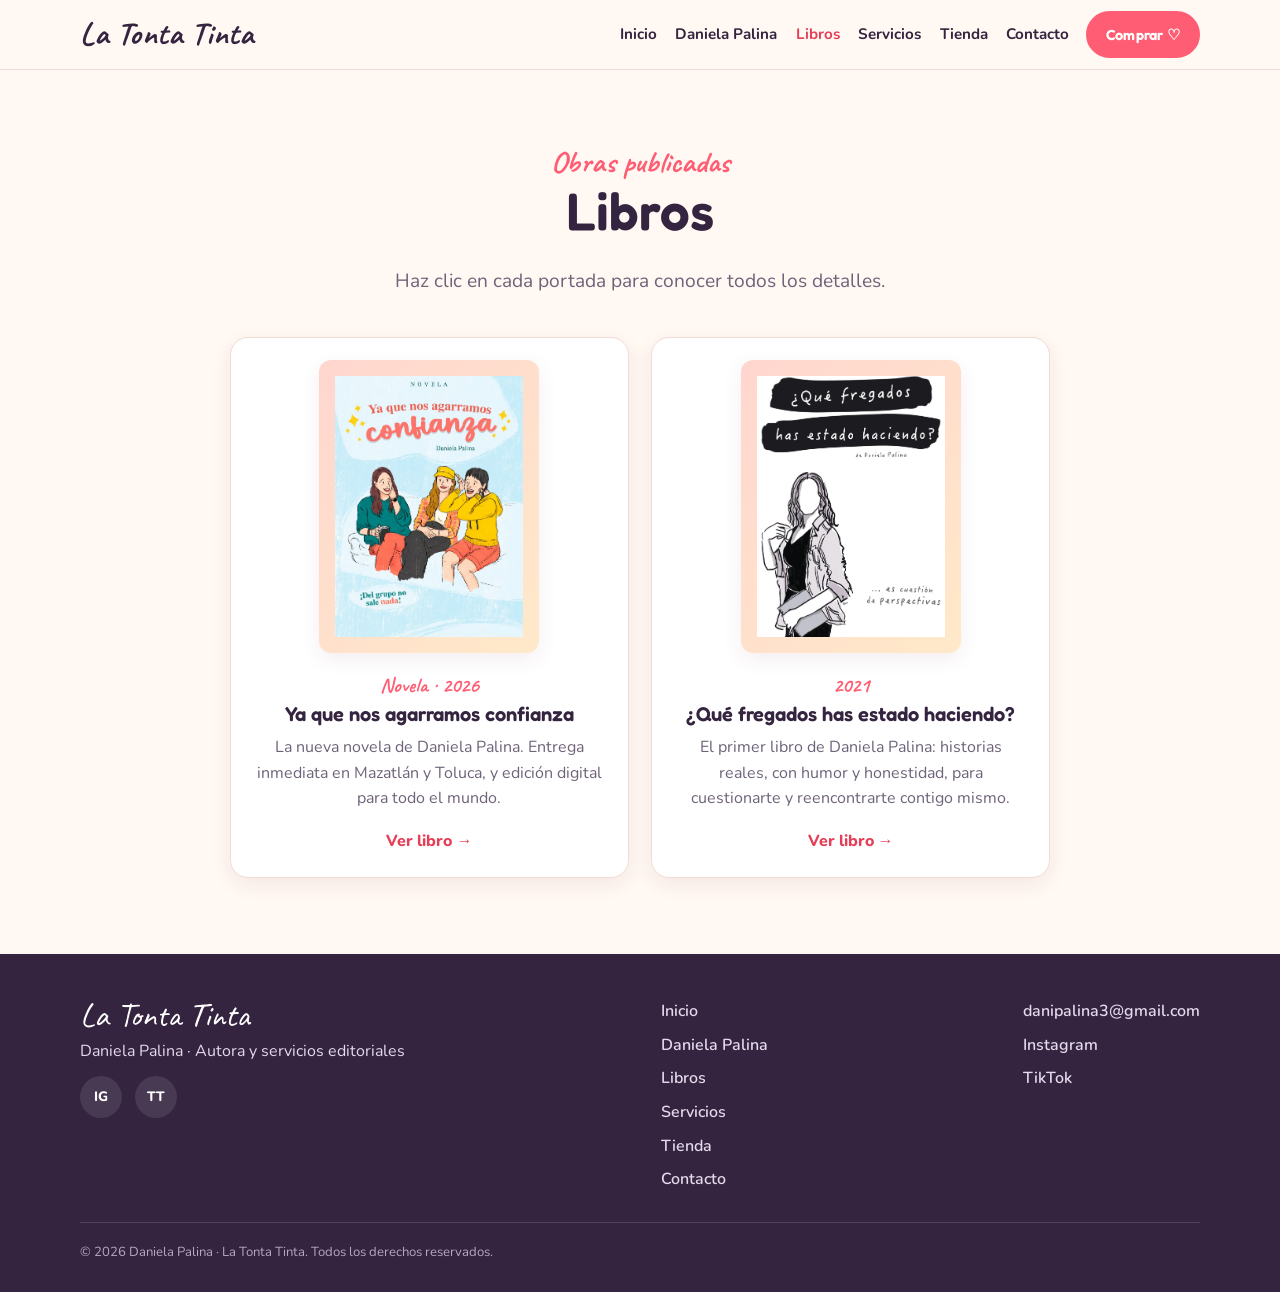
<file: libros.html>
<!DOCTYPE html>
<html lang="es">
<head>
  <meta charset="UTF-8">
  <meta name="viewport" content="width=device-width, initial-scale=1.0">
  <title>Libros · Daniela Palina · La Tonta Tinta</title>
  <meta name="description" content="Los libros publicados por Daniela Palina: «Ya que nos agarramos confianza» (2026) y «¿Qué fregados has estado haciendo?» (2021).">
  <link rel="preconnect" href="https://fonts.googleapis.com">
  <link rel="preconnect" href="https://fonts.gstatic.com" crossorigin>
  <link href="https://fonts.googleapis.com/css2?family=Caveat:wght@500;700&family=Fredoka:wght@400;500;600&family=Nunito:wght@400;600;700;800&display=swap" rel="stylesheet">
  <link rel="stylesheet" href="assets/css/styles.css">
  <link rel="icon" href="data:image/svg+xml,<svg xmlns='http://www.w3.org/2000/svg' viewBox='0 0 100 100'><text y='.9em' font-size='90'>🖋️</text></svg>">
</head>
<body>

  <header class="site-header">
    <div class="container nav">
      <a class="brand" href="index.html">La Tonta Tinta</a>
      <div class="nav-right">
        <ul class="nav-links">
          <li><a href="index.html">Inicio</a></li>
          <li><a href="daniela-palina.html">Daniela Palina</a></li>
          <li><a href="libros.html" class="active">Libros</a></li>
          <li><a href="servicios.html">Servicios</a></li>
          <li><a href="tienda.html">Tienda</a></li>
          <li><a href="contacto.html">Contacto</a></li>
          <li class="nav-cta-mobile"><a class="mobile-cta" href="libro-ya-que-nos-agarramos-confianza.html#comprar">Comprar la novela ♡</a></li>
        </ul>
        <a class="btn btn--sm nav-cta" href="libro-ya-que-nos-agarramos-confianza.html#comprar">Comprar ♡</a>
        <button class="nav-toggle" aria-label="Menú">☰</button>
      </div>
    </div>
  </header>

  <section class="section">
    <div class="container">
      <p class="eyebrow center">Obras publicadas</p>
      <h1 class="center">Libros</h1>
      <p class="lead center narrow" style="margin-bottom:2.5rem;">Haz clic en cada portada para conocer todos los detalles.</p>

      <div class="grid grid-2" style="max-width:820px;margin-inline:auto;">
        <a class="card book-card" href="libro-ya-que-nos-agarramos-confianza.html" style="text-decoration:none;color:inherit;">
          <div class="book-cover">
            <img src="assets/img/yqnac-1.jpg" alt="Portada de «Ya que nos agarramos confianza»"
                 onerror="this.onerror=null;this.src='assets/img/cover-confianza.svg';">
          </div>
          <span class="book-year">Novela · 2026</span>
          <h3>Ya que nos agarramos confianza</h3>
          <p class="muted">La nueva novela de Daniela Palina. Entrega inmediata en Mazatlán y Toluca, y edición digital para todo el mundo.</p>
          <span style="color:var(--accent-dark);font-weight:800;">Ver libro &rarr;</span>
        </a>

        <a class="card book-card" href="libro-que-fregados-has-estado-haciendo.html" style="text-decoration:none;color:inherit;">
          <div class="book-cover">
            <img src="assets/img/qfheh1.jpg" alt="Portada de «¿Qué fregados has estado haciendo?»"
                 onerror="this.onerror=null;this.src='assets/img/cover-fregados.svg';">
          </div>
          <span class="book-year">2021</span>
          <h3>¿Qué fregados has estado haciendo?</h3>
          <p class="muted">El primer libro de Daniela Palina: historias reales, con humor y honestidad, para cuestionarte y reencontrarte contigo mismo.</p>
          <span style="color:var(--accent-dark);font-weight:800;">Ver libro &rarr;</span>
        </a>
      </div>
    </div>
  </section>

  <footer class="site-footer">
    <div class="container">
      <div class="footer-grid">
        <div>
          <div class="footer-brand">La Tonta Tinta</div>
          <p style="margin:.4rem 0 0;">Daniela Palina · Autora y servicios editoriales</p>
          <div class="social-row">
            <a href="https://www.instagram.com/latontatinta_mx/" target="_blank" rel="noopener" aria-label="Instagram">IG</a>
            <a href="https://www.tiktok.com/@la.tonta.tinta" target="_blank" rel="noopener" aria-label="TikTok">TT</a>
          </div>
        </div>
        <ul class="footer-nav">
          <li><a href="index.html">Inicio</a></li>
          <li><a href="daniela-palina.html">Daniela Palina</a></li>
          <li><a href="libros.html">Libros</a></li>
          <li><a href="servicios.html">Servicios</a></li>
          <li><a href="tienda.html">Tienda</a></li>
          <li><a href="contacto.html">Contacto</a></li>
        </ul>
        <ul class="footer-nav">
          <li><a href="mailto:danipalina3@gmail.com">danipalina3@gmail.com</a></li>
          <li><a href="https://www.instagram.com/latontatinta_mx/" target="_blank" rel="noopener">Instagram</a></li>
          <li><a href="https://www.tiktok.com/@la.tonta.tinta" target="_blank" rel="noopener">TikTok</a></li>
        </ul>
      </div>
      <div class="copyright">© <span id="year"></span> Daniela Palina · La Tonta Tinta. Todos los derechos reservados.</div>
    </div>
  </footer>

  <script src="assets/js/main.js"></script>
  <script>document.getElementById('year').textContent = new Date().getFullYear();</script>
</body>
</html>
</file>
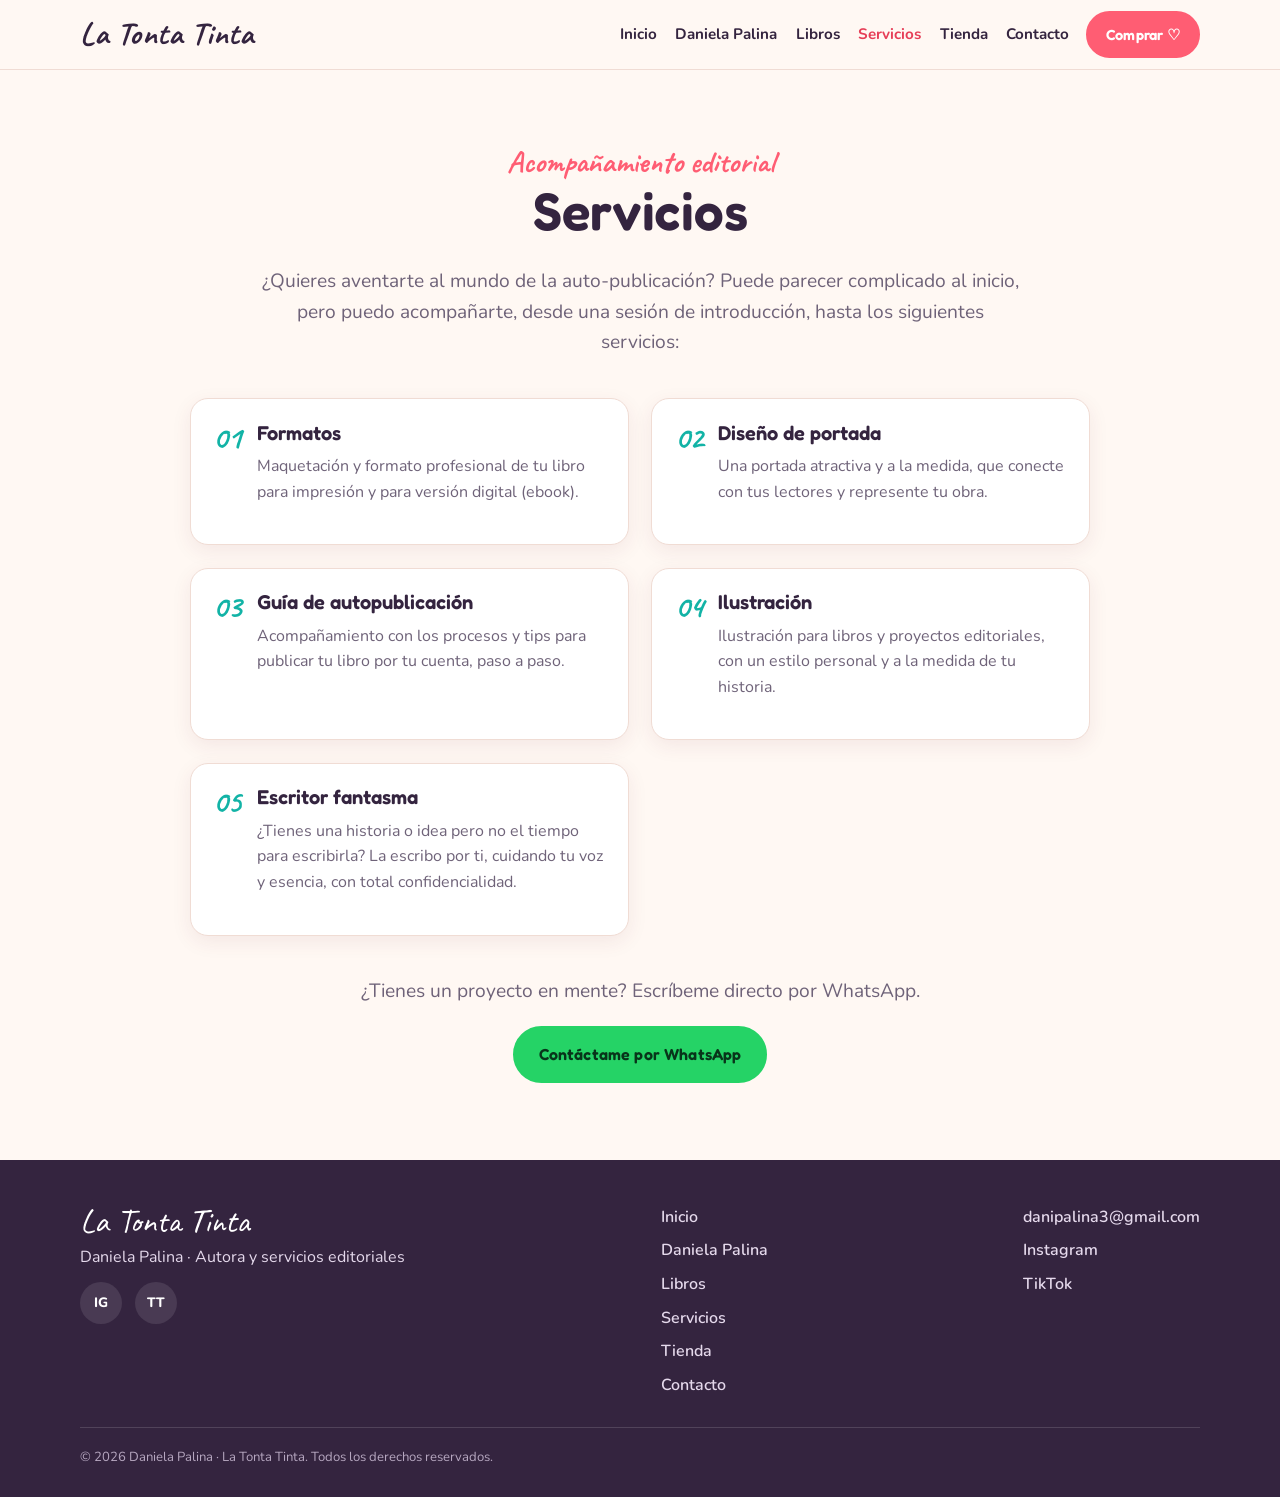
<file: servicios.html>
<!DOCTYPE html>
<html lang="es">
<head>
  <meta charset="UTF-8">
  <meta name="viewport" content="width=device-width, initial-scale=1.0">
  <title>Servicios editoriales · Daniela Palina · La Tonta Tinta</title>
  <meta name="description" content="Servicios editoriales de Daniela Palina: formatos, diseño de portada, guía de autopublicación, ilustración y escritor fantasma.">
  <link rel="preconnect" href="https://fonts.googleapis.com">
  <link rel="preconnect" href="https://fonts.gstatic.com" crossorigin>
  <link href="https://fonts.googleapis.com/css2?family=Caveat:wght@500;700&family=Fredoka:wght@400;500;600&family=Nunito:wght@400;600;700;800&display=swap" rel="stylesheet">
  <link rel="stylesheet" href="assets/css/styles.css">
  <link rel="icon" href="data:image/svg+xml,<svg xmlns='http://www.w3.org/2000/svg' viewBox='0 0 100 100'><text y='.9em' font-size='90'>🖋️</text></svg>">
</head>
<body>

  <header class="site-header">
    <div class="container nav">
      <a class="brand" href="index.html">La Tonta Tinta</a>
      <div class="nav-right">
        <ul class="nav-links">
          <li><a href="index.html">Inicio</a></li>
          <li><a href="daniela-palina.html">Daniela Palina</a></li>
          <li><a href="libros.html">Libros</a></li>
          <li><a href="servicios.html" class="active">Servicios</a></li>
          <li><a href="tienda.html">Tienda</a></li>
          <li><a href="contacto.html">Contacto</a></li>
          <li class="nav-cta-mobile"><a class="mobile-cta" href="libro-ya-que-nos-agarramos-confianza.html#comprar">Comprar la novela ♡</a></li>
        </ul>
        <a class="btn btn--sm nav-cta" href="libro-ya-que-nos-agarramos-confianza.html#comprar">Comprar ♡</a>
        <button class="nav-toggle" aria-label="Menú">☰</button>
      </div>
    </div>
  </header>

  <section class="section">
    <div class="container">
      <p class="eyebrow center">Acompañamiento editorial</p>
      <h1 class="center">Servicios</h1>
      <p class="lead center narrow" style="margin-bottom:2.5rem;">¿Quieres aventarte al mundo de la auto-publicación? Puede parecer complicado al inicio, pero puedo acompañarte, desde una sesión de introducción, hasta los siguientes servicios:</p>

      <div class="grid grid-2" style="max-width:900px;margin:0 auto;">
        <div class="card service-item"><span class="num">01</span><div><h3>Formatos</h3><p class="muted">Maquetación y formato profesional de tu libro para impresión y para versión digital (ebook).</p></div></div>
        <div class="card service-item"><span class="num">02</span><div><h3>Diseño de portada</h3><p class="muted">Una portada atractiva y a la medida, que conecte con tus lectores y represente tu obra.</p></div></div>
        <div class="card service-item"><span class="num">03</span><div><h3>Guía de autopublicación</h3><p class="muted">Acompañamiento con los procesos y tips para publicar tu libro por tu cuenta, paso a paso.</p></div></div>
        <div class="card service-item"><span class="num">04</span><div><h3>Ilustración</h3><p class="muted">Ilustración para libros y proyectos editoriales, con un estilo personal y a la medida de tu historia.</p></div></div>
        <div class="card service-item"><span class="num">05</span><div><h3>Escritor fantasma</h3><p class="muted">¿Tienes una historia o idea pero no el tiempo para escribirla? La escribo por ti, cuidando tu voz y esencia, con total confidencialidad.</p></div></div>
      </div>

      <div class="center" style="margin-top:2.5rem;">
        <p class="lead">¿Tienes un proyecto en mente? Escríbeme directo por WhatsApp.</p>
        <a class="btn btn--wa" href="https://wa.me/527225127898?text=Hola%20Daniela%2C%20me%20interesan%20tus%20servicios%20editoriales" target="_blank" rel="noopener">Contáctame por WhatsApp</a>
      </div>
    </div>
  </section>

  <footer class="site-footer">
    <div class="container">
      <div class="footer-grid">
        <div>
          <div class="footer-brand">La Tonta Tinta</div>
          <p style="margin:.4rem 0 0;">Daniela Palina · Autora y servicios editoriales</p>
          <div class="social-row">
            <a href="https://www.instagram.com/latontatinta_mx/" target="_blank" rel="noopener" aria-label="Instagram">IG</a>
            <a href="https://www.tiktok.com/@la.tonta.tinta" target="_blank" rel="noopener" aria-label="TikTok">TT</a>
          </div>
        </div>
        <ul class="footer-nav">
          <li><a href="index.html">Inicio</a></li>
          <li><a href="daniela-palina.html">Daniela Palina</a></li>
          <li><a href="libros.html">Libros</a></li>
          <li><a href="servicios.html">Servicios</a></li>
          <li><a href="tienda.html">Tienda</a></li>
          <li><a href="contacto.html">Contacto</a></li>
        </ul>
        <ul class="footer-nav">
          <li><a href="mailto:danipalina3@gmail.com">danipalina3@gmail.com</a></li>
          <li><a href="https://www.instagram.com/latontatinta_mx/" target="_blank" rel="noopener">Instagram</a></li>
          <li><a href="https://www.tiktok.com/@la.tonta.tinta" target="_blank" rel="noopener">TikTok</a></li>
        </ul>
      </div>
      <div class="copyright">© <span id="year"></span> Daniela Palina · La Tonta Tinta. Todos los derechos reservados.</div>
    </div>
  </footer>

  <script src="assets/js/main.js"></script>
  <script>document.getElementById('year').textContent = new Date().getFullYear();</script>
</body>
</html>
</file>
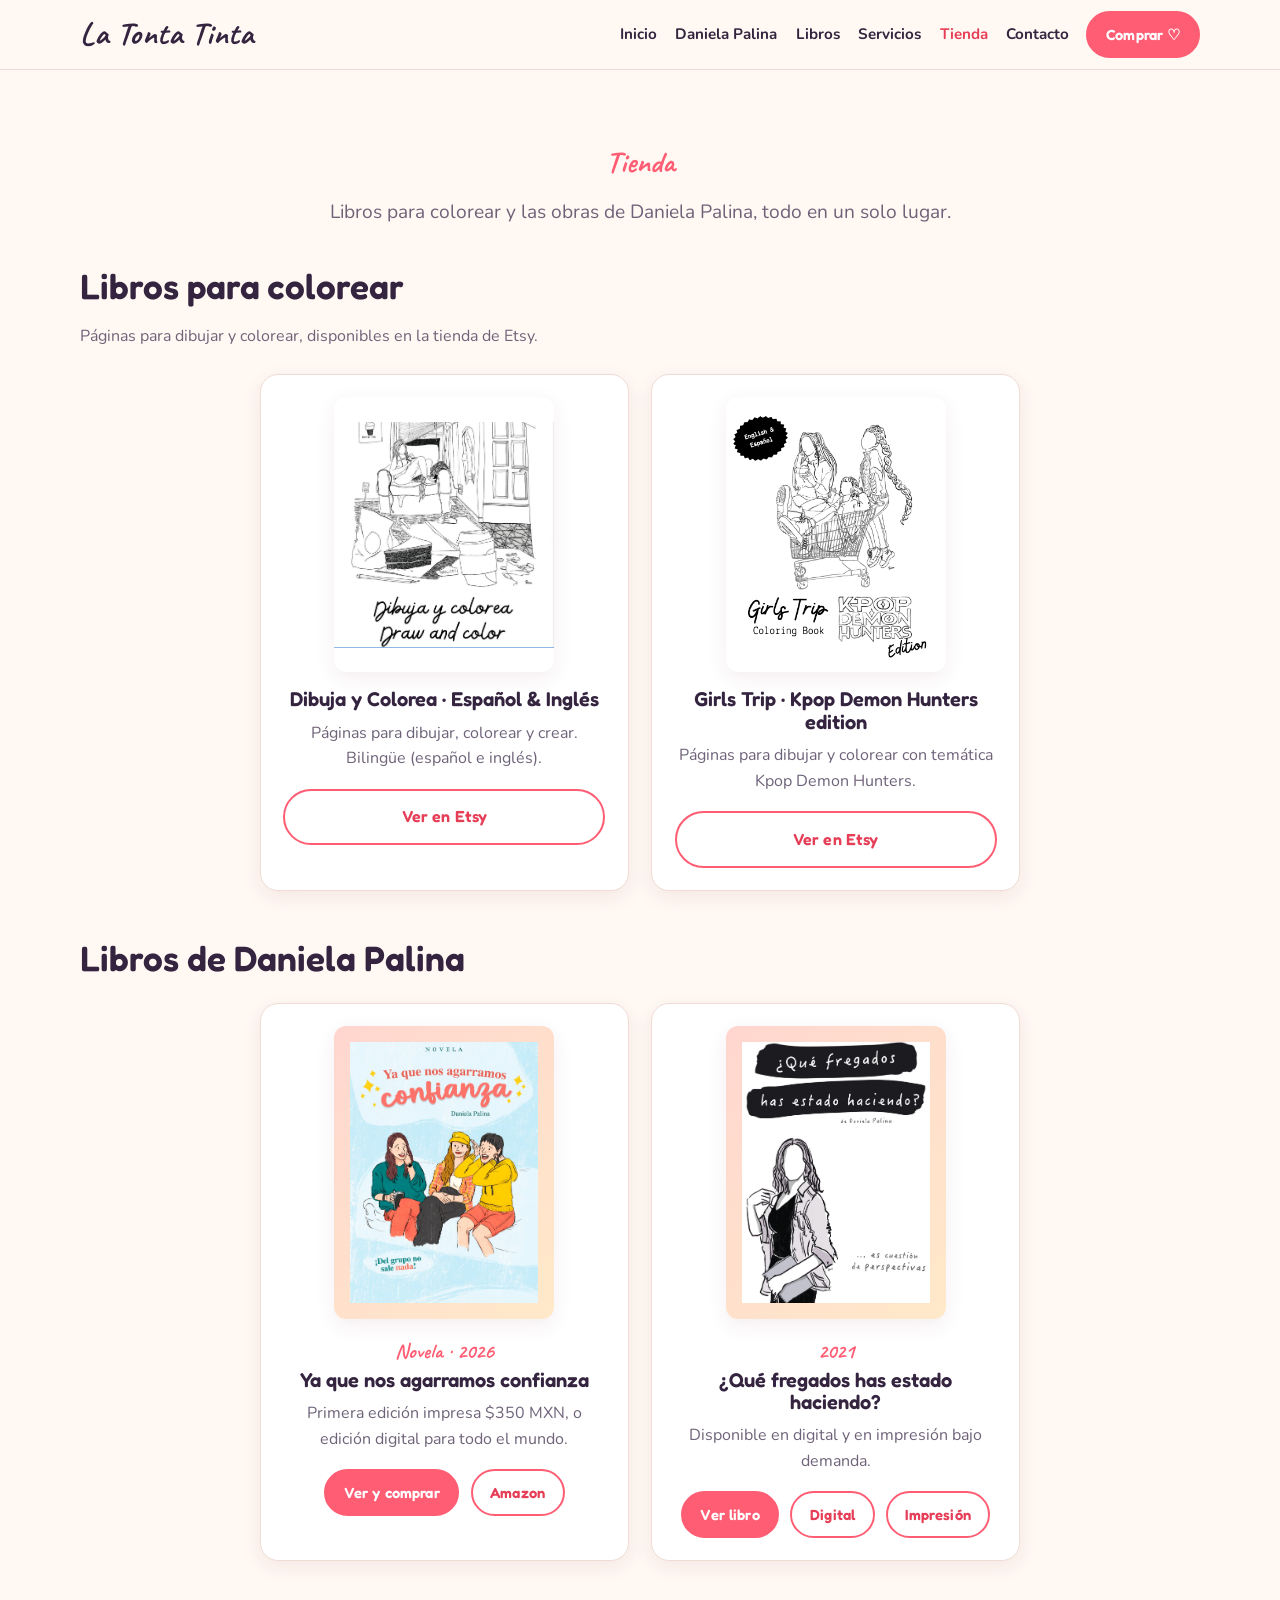
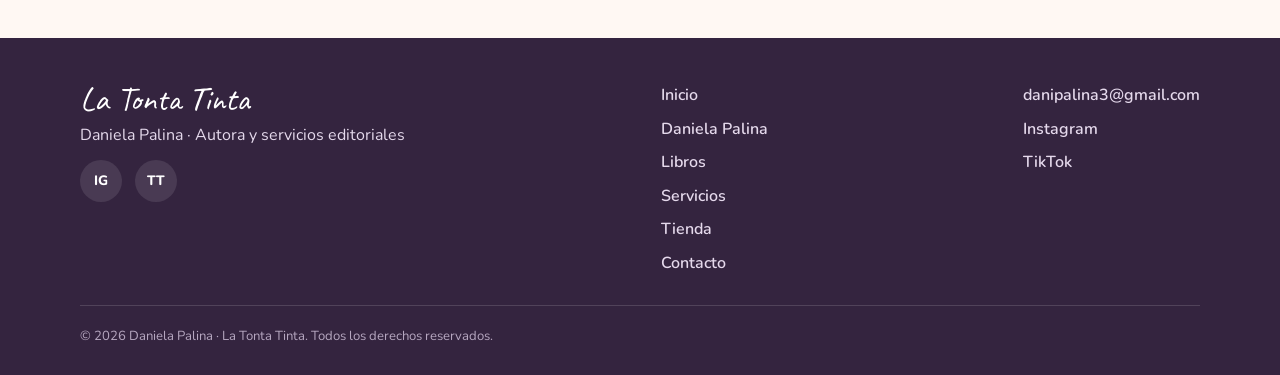
<file: tienda.html>
<!DOCTYPE html>
<html lang="es">
<head>
  <meta charset="UTF-8">
  <meta name="viewport" content="width=device-width, initial-scale=1.0">
  <title>Tienda · Daniela Palina · La Tonta Tinta</title>
  <meta name="description" content="Tienda de La Tonta Tinta: libros para colorear y los libros de Daniela Palina.">
  <link rel="preconnect" href="https://fonts.googleapis.com">
  <link rel="preconnect" href="https://fonts.gstatic.com" crossorigin>
  <link href="https://fonts.googleapis.com/css2?family=Caveat:wght@500;700&family=Fredoka:wght@400;500;600&family=Nunito:wght@400;600;700;800&display=swap" rel="stylesheet">
  <link rel="stylesheet" href="assets/css/styles.css">
  <link rel="icon" href="data:image/svg+xml,<svg xmlns='http://www.w3.org/2000/svg' viewBox='0 0 100 100'><text y='.9em' font-size='90'>🖋️</text></svg>">
</head>
<body>

  <header class="site-header">
    <div class="container nav">
      <a class="brand" href="index.html">La Tonta Tinta</a>
      <div class="nav-right">
        <ul class="nav-links">
          <li><a href="index.html">Inicio</a></li>
          <li><a href="daniela-palina.html">Daniela Palina</a></li>
          <li><a href="libros.html">Libros</a></li>
          <li><a href="servicios.html">Servicios</a></li>
          <li><a href="tienda.html" class="active">Tienda</a></li>
          <li><a href="contacto.html">Contacto</a></li>
          <li class="nav-cta-mobile"><a class="mobile-cta" href="libro-ya-que-nos-agarramos-confianza.html#comprar">Comprar la novela ♡</a></li>
        </ul>
        <a class="btn btn--sm nav-cta" href="libro-ya-que-nos-agarramos-confianza.html#comprar">Comprar ♡</a>
        <button class="nav-toggle" aria-label="Menú">☰</button>
      </div>
    </div>
  </header>

  <section class="section">
    <div class="container">
      <h1 class="eyebrow center" style="margin-bottom:1.2rem;">Tienda</h1>
      <p class="lead center narrow" style="margin-bottom:2.5rem;">Libros para colorear y las obras de Daniela Palina, todo en un solo lugar.</p>

      <!-- Libros para colorear -->
      <h2>Libros para colorear</h2>
      <p class="muted" style="margin-bottom:1.5rem;">Páginas para dibujar y colorear, disponibles en la tienda de Etsy.</p>
      <div class="grid grid-2" style="max-width:760px;margin-inline:auto;">
        <div class="card store-card">
          <div class="store-thumb">
            <img src="assets/img/ebook2.png" alt="Dibuja y Colorea en Español e Inglés" onerror="this.onerror=null;this.parentNode.textContent='🎨';this.parentNode.style.fontSize='2.6rem';">
          </div>
          <h3>Dibuja y Colorea · Español &amp; Inglés</h3>
          <p class="muted">Páginas para dibujar, colorear y crear. Bilingüe (español e inglés).</p>
          <a class="btn btn--outline" href="https://www.etsy.com/mx/listing/4359989839/paginas-para-colorear-dibujar-y-crear?ref=shop_home_feat_2&sr_prefetch=1&pf_from=shop_home&dd=1&logging_key=a4524f52a60739f383705cd2cfad5c89e32843c3%3A4359989839" target="_blank" rel="noopener">Ver en Etsy</a>
        </div>
        <div class="card store-card">
          <div class="store-thumb">
            <img src="assets/img/ebook1.png" alt="Girls Trip: Kpop Demon Hunters edition" onerror="this.onerror=null;this.parentNode.textContent='🖍️';this.parentNode.style.fontSize='2.6rem';">
          </div>
          <h3>Girls Trip · Kpop Demon Hunters edition</h3>
          <p class="muted">Páginas para dibujar y colorear con temática Kpop Demon Hunters.</p>
          <a class="btn btn--outline" href="https://www.etsy.com/mx/listing/4363899758/paginas-para-dibujar-y-colorear?ref=shop_home_feat_1&sr_prefetch=1&pf_from=shop_home&dd=1&logging_key=28ad9f44a872b51200ea082ade2935114fa154db%3A4363899758" target="_blank" rel="noopener">Ver en Etsy</a>
        </div>
      </div>

      <!-- Libros -->
      <h2 style="margin-top:3rem;">Libros de Daniela Palina</h2>
      <div class="grid grid-2" style="max-width:760px;margin:1.5rem auto 0;">
        <div class="card book-card">
          <div class="book-cover"><img src="assets/img/yqnac-1.jpg" alt="Portada de «Ya que nos agarramos confianza»" onerror="this.onerror=null;this.src='assets/img/cover-confianza.svg';"></div>
          <span class="book-year">Novela · 2026</span>
          <h3>Ya que nos agarramos confianza</h3>
          <p class="muted">Primera edición impresa $350 MXN, o edición digital para todo el mundo.</p>
          <div class="btn-row" style="justify-content:center;">
            <a class="btn btn--sm" href="libro-ya-que-nos-agarramos-confianza.html#comprar">Ver y comprar</a>
            <a class="btn btn--outline btn--sm" href="https://www.amazon.com/Daniela-Palina-ebook/dp/B0GX4ZD6P3/ref=mp_s_a_1_3?crid=16UKUOA8GJS02&dib=eyJ2IjoiMSJ9.pgqe3pN9Ya6BdvzC8T5DXDjlmI3iJe8Hww-Qg-iFN6LGjHj071QN20LucGBJIEps.ZAMVZgNS9oNeb31xJUmAVeth7XLPcdh3hKP_Kntc19U&dib_tag=se&keywords=daniela+palina&qid=1780597871&sprefix=,aps,173&sr=8-3" target="_blank" rel="noopener">Amazon</a>
          </div>
        </div>
        <div class="card book-card">
          <div class="book-cover"><img src="assets/img/qfheh1.jpg" alt="Portada de «¿Qué fregados has estado haciendo?»" onerror="this.onerror=null;this.src='assets/img/cover-fregados.svg';"></div>
          <span class="book-year">2021</span>
          <h3>¿Qué fregados has estado haciendo?</h3>
          <p class="muted">Disponible en digital y en impresión bajo demanda.</p>
          <div class="btn-row" style="justify-content:center;">
            <a class="btn btn--sm" href="libro-que-fregados-has-estado-haciendo.html">Ver libro</a>
            <a class="btn btn--outline btn--sm" href="https://www.amazon.com.mx/%C2%BFQu%C3%A9-fregados-has-estado-haciendo/dp/8411144771#detailBullets_feature_div" target="_blank" rel="noopener">Digital</a>
            <a class="btn btn--outline btn--sm" href="https://www.gonvill.com.mx/libro/que-fregados-has-estado-haciendo_4396022308" target="_blank" rel="noopener">Impresión</a>
          </div>
        </div>
      </div>
    </div>
  </section>

  <footer class="site-footer">
    <div class="container">
      <div class="footer-grid">
        <div>
          <div class="footer-brand">La Tonta Tinta</div>
          <p style="margin:.4rem 0 0;">Daniela Palina · Autora y servicios editoriales</p>
          <div class="social-row">
            <a href="https://www.instagram.com/latontatinta_mx/" target="_blank" rel="noopener" aria-label="Instagram">IG</a>
            <a href="https://www.tiktok.com/@la.tonta.tinta" target="_blank" rel="noopener" aria-label="TikTok">TT</a>
          </div>
        </div>
        <ul class="footer-nav">
          <li><a href="index.html">Inicio</a></li>
          <li><a href="daniela-palina.html">Daniela Palina</a></li>
          <li><a href="libros.html">Libros</a></li>
          <li><a href="servicios.html">Servicios</a></li>
          <li><a href="tienda.html">Tienda</a></li>
          <li><a href="contacto.html">Contacto</a></li>
        </ul>
        <ul class="footer-nav">
          <li><a href="mailto:danipalina3@gmail.com">danipalina3@gmail.com</a></li>
          <li><a href="https://www.instagram.com/latontatinta_mx/" target="_blank" rel="noopener">Instagram</a></li>
          <li><a href="https://www.tiktok.com/@la.tonta.tinta" target="_blank" rel="noopener">TikTok</a></li>
        </ul>
      </div>
      <div class="copyright">© <span id="year"></span> Daniela Palina · La Tonta Tinta. Todos los derechos reservados.</div>
    </div>
  </footer>

  <script src="assets/js/main.js"></script>
  <script>document.getElementById('year').textContent = new Date().getFullYear();</script>
</body>
</html>
</file>
<file: assets/css/styles.css>
/* ==========================================================================
   La Tonta Tinta — Daniela Palina
   Sitio de obras literarias y servicios editoriales
   ========================================================================== */

:root {
  --paper: #fff8f3;
  --paper-2: #ffe9e2;
  --ink: #34243f;         /* ciruela oscuro */
  --ink-soft: #6f6379;
  --accent: #ff5d73;      /* coral / rosa vivo */
  --accent-dark: #e63e57;
  --teal: #12b3a6;        /* turquesa */
  --yellow: #ffc23c;      /* amarillo alegre */
  --line: #f0dcd4;
  --white: #ffffff;
  --shadow: 0 14px 40px rgba(120, 40, 60, 0.14);
  --shadow-sm: 0 6px 20px rgba(120, 40, 60, 0.08);
  --radius: 18px;
  --hand: "Caveat", "Segoe Script", cursive;
  --display: "Fredoka", "Poppins", "Segoe UI", sans-serif;
  --sans: "Nunito", "Segoe UI", Roboto, Helvetica, Arial, sans-serif;
}

* { box-sizing: border-box; }
html { scroll-behavior: smooth; -webkit-text-size-adjust: 100%; }

body {
  margin: 0;
  font-family: var(--sans);
  color: var(--ink);
  background: var(--paper);
  line-height: 1.6;
  -webkit-font-smoothing: antialiased;
  overflow-x: hidden;
}

h1, h2, h3, h4 { font-family: var(--display); font-weight: 600; line-height: 1.12; color: var(--ink); margin: 0 0 .5em; }
h1 { font-size: clamp(1.9rem, 6vw, 3.3rem); }
h2 { font-size: clamp(1.5rem, 4.5vw, 2.2rem); }
h3 { font-size: 1.25rem; }

a { color: var(--accent-dark); text-decoration: none; }
a:hover { text-decoration: underline; }
img { max-width: 100%; display: block; }
p { margin: 0 0 1.05em; }

.container { width: min(1120px, 90%); margin: 0 auto; }
.narrow { max-width: 760px; margin-inline: auto; }

.section { padding: clamp(2.5rem, 6vw, 5rem) 0; }
.section--tint { background: var(--paper-2); }
.section--teal { background: #e6faf7; }

.lead { font-size: clamp(1.05rem, 2.5vw, 1.2rem); color: var(--ink-soft); }
.eyebrow {
  font-family: var(--hand);
  font-size: clamp(1.4rem, 4vw, 1.9rem);
  font-weight: 700;
  color: var(--accent);
  line-height: 1;
  margin-bottom: .2rem;
}
.center { text-align: center; }
.muted { color: var(--ink-soft); }

/* ---------- Buttons ---------- */
.btn {
  display: inline-flex; align-items: center; justify-content: center; gap: .5rem;
  padding: .85rem 1.5rem; border-radius: 999px;
  font-family: var(--display); font-weight: 600; font-size: 1rem; letter-spacing: .01em;
  cursor: pointer; border: 2.5px solid var(--accent); background: var(--accent); color: #fff;
  transition: transform .14s ease, background .2s ease, box-shadow .2s ease;
  text-decoration: none; text-align: center;
}
.btn:hover { background: var(--accent-dark); border-color: var(--accent-dark); transform: translateY(-2px); text-decoration: none; box-shadow: var(--shadow); color:#fff; }
.btn--outline { background: transparent; color: var(--accent-dark); }
.btn--outline:hover { background: var(--accent); color: #fff; }
.btn--teal { background: var(--teal); border-color: var(--teal); color:#fff; }
.btn--teal:hover { background: #0d9c91; border-color:#0d9c91; }
.btn--wa { background: #25d366; border-color: #25d366; color: #08341a; }
.btn--wa:hover { background: #1eb955; border-color: #1eb955; color: #08341a; }
.btn--ghost { background: transparent; color: var(--ink); border-color: var(--line); }
.btn--ghost:hover { background: var(--ink); color: var(--paper); border-color: var(--ink); }
.btn--sm { padding: .6rem 1.1rem; font-size: .92rem; border-width: 2px; }
.btn-row { display: flex; flex-wrap: wrap; gap: .7rem; }

/* ---------- Header / Nav ---------- */
.site-header {
  position: sticky; top: 0; z-index: 60;
  background: rgba(255, 248, 243, .95);
  backdrop-filter: blur(8px);
  border-bottom: 1px solid var(--line);
}
.nav { display: flex; align-items: center; justify-content: space-between; padding: .7rem 0; gap: 1rem; }
.brand { font-family: var(--hand); font-weight: 700; font-size: 2rem; color: var(--ink); line-height: .95; letter-spacing: .01em; }
.brand:hover { text-decoration: none; color: var(--accent); }
.brand small { display: block; font-family: var(--sans); font-weight: 700; font-size: .58rem; letter-spacing: .26em; text-transform: uppercase; color: var(--ink-soft); }
.nav-right { display: flex; align-items: center; gap: 1.1rem; }
.nav-links { display: flex; gap: 1.15rem; align-items: center; list-style: none; margin: 0; padding: 0; }
.nav-links a { color: var(--ink); font-weight: 700; font-size: .95rem; font-family: var(--sans); }
.nav-links a:hover, .nav-links a.active { color: var(--accent-dark); text-decoration: none; }
.nav-cta { display: inline-flex; }
.nav-cta-mobile { display: none; }
.nav-toggle { display: none; background: none; border: 0; cursor: pointer; font-size: 1.7rem; color: var(--ink); line-height: 1; }

@media (max-width: 900px) {
  .nav-toggle { display: block; order: 3; }
  .nav-cta { display: none; }
  .nav-right { gap: .6rem; }
  .nav-links {
    position: absolute; top: 100%; left: 0; right: 0;
    flex-direction: column; gap: 0;
    background: var(--paper); border-bottom: 1px solid var(--line);
    max-height: 0; overflow: hidden; transition: max-height .3s ease; box-shadow: var(--shadow-sm);
  }
  .nav-links.open { max-height: 520px; }
  .nav-links li { width: 100%; border-top: 1px solid var(--line); }
  .nav-links a { display: block; padding: .95rem 5%; }
  .nav-cta-mobile { display: block; }
  .nav-links a.mobile-cta { color: #fff; background: var(--accent); text-align: center; font-family: var(--display); }
}

/* ---------- Hero (home) ---------- */
.hero { background: linear-gradient(160deg, #fff8f3 0%, #ffe4dc 55%, #ffe9c9 100%); }
.hero-grid { display: grid; grid-template-columns: 1.1fr .9fr; gap: clamp(1.5rem, 5vw, 3.5rem); align-items: center; }
.hero-art { display: flex; justify-content: center; }
.hero-art img { width: 100%; max-width: 300px; border-radius: var(--radius); box-shadow: var(--shadow); }
.badge {
  display: inline-block; background: var(--yellow); color: #5a3d00;
  font-family: var(--display); font-weight: 600; font-size: .8rem; letter-spacing: .04em;
  padding: .32rem .85rem; border-radius: 999px; margin-bottom: .8rem;
}
@media (max-width: 820px) {
  .hero-grid { grid-template-columns: 1fr; text-align: center; }
  .hero-art { order: -1; }
  .hero-art img { max-width: 220px; }
  .hero .btn-row { justify-content: center; }
}

/* ---------- Cards / grids ---------- */
.grid { display: grid; gap: 1.4rem; }
.grid-2 { grid-template-columns: repeat(2, 1fr); }
.grid-3 { grid-template-columns: repeat(3, 1fr); }
@media (max-width: 820px) { .grid-2, .grid-3 { grid-template-columns: 1fr; } }

.card {
  background: var(--white); border: 1px solid var(--line); border-radius: var(--radius);
  padding: 1.4rem; box-shadow: var(--shadow-sm);
  transition: transform .18s ease, box-shadow .18s ease;
}
.card:hover { transform: translateY(-4px); box-shadow: var(--shadow); }

/* Book card */
.book-card { display: flex; flex-direction: column; text-align: center; }
.book-cover {
  width: 100%; max-width: 220px; margin: 0 auto 1rem; aspect-ratio: 3 / 4; border-radius: 12px; overflow: hidden;
  background: linear-gradient(135deg, #ffd6cf, #ffe9c9); display: flex; align-items: center; justify-content: center;
  color: var(--ink-soft); text-align: center; padding: 1rem; box-shadow: var(--shadow-sm);
}
.book-cover img { width: 100%; height: 100%; object-fit: cover; }
.book-year { font-family: var(--hand); font-size: 1.3rem; color: var(--accent); font-weight: 700; }

/* ---------- About ---------- */
.about-grid { display: grid; grid-template-columns: .75fr 1.25fr; gap: clamp(1.5rem,5vw,3rem); align-items: start; }
.about-photo { width: 100%; max-width: 340px; border-radius: var(--radius); overflow: hidden; box-shadow: var(--shadow);
  background: linear-gradient(135deg, var(--paper-2), #ffd9b8); }
.about-photo img { width: 100%; display: block; }
@media (max-width: 820px) { .about-grid { grid-template-columns: 1fr; } .about-photo { margin: 0 auto; max-width: 280px; } }

/* ---------- Book detail ---------- */
.detail-hero { display: grid; grid-template-columns: .8fr 1.2fr; gap: clamp(1.5rem,5vw,3rem); align-items: center; }
.detail-cover { width: 100%; max-width: 260px; margin: 0 auto; border-radius: var(--radius); overflow: hidden; box-shadow: var(--shadow);
  background: linear-gradient(135deg,#ffd6cf,#ffe9c9); }
.detail-cover img { width: 100%; display: block; }
@media (max-width: 820px) { .detail-hero { grid-template-columns: 1fr; text-align: center; } .detail-cover { max-width: 210px; } .detail-hero .btn-row { justify-content: center; } }

.info-box {
  background: var(--white); border: 1px solid var(--line); border-left: 6px solid var(--accent);
  border-radius: 16px; padding: 1.4rem 1.5rem; margin: 1.4rem 0; box-shadow: var(--shadow-sm);
}
.info-box h3 { color: var(--accent-dark); }
.price-tag { font-family: var(--display); font-size: 2.2rem; font-weight: 600; color: var(--accent-dark); margin: 0; }
.bank-line { font-family: var(--sans); background: var(--paper-2); border-radius: 8px; padding: .35rem .7rem; display: inline-block; margin: .18rem 0; font-weight: 700; }

/* ---------- Characters ---------- */
.char-grid { display: grid; grid-template-columns: repeat(3, 1fr); gap: 1.2rem; margin-top: 1.2rem; }
@media (max-width: 720px) { .char-grid { grid-template-columns: 1fr; max-width: 340px; margin-inline: auto; } }
.char-card { background: var(--white); border: 1px solid var(--line); border-radius: var(--radius); padding: 1.1rem; text-align: center; box-shadow: var(--shadow-sm); }
.char-photo { width: 130px; height: 130px; margin: 0 auto .8rem; border-radius: 50%; overflow: hidden; background: var(--paper-2); display: flex; align-items: center; justify-content: center; }
.char-photo img { width: 100%; height: 100%; object-fit: cover; object-position: top center; }
.char-card h3 { font-family: var(--hand); font-size: 1.8rem; color: var(--accent-dark); margin-bottom: .2rem; }
.char-card p { font-size: .95rem; margin: 0; color: var(--ink-soft); }

/* ---------- Quote / testimonial ---------- */
.quote { background: var(--white); border: 1px solid var(--line); border-radius: var(--radius); padding: 1.6rem; position: relative; box-shadow: var(--shadow-sm); }
.quote::before { content: "\201C"; font-family: var(--display); font-size: 3.5rem; color: var(--paper-2); position: absolute; top: .2rem; left: .9rem; line-height: 1; }
.quote p { position: relative; font-style: italic; }
.quote cite { font-style: normal; font-weight: 800; color: var(--accent-dark); }

/* ---------- Services / store ---------- */
.service-item { display: flex; gap: .9rem; align-items: flex-start; }
.service-item .num { font-family: var(--hand); font-size: 2rem; color: var(--teal); font-weight: 700; min-width: 1.8rem; line-height: 1; }

.store-card { display: flex; flex-direction: column; text-align: center; }
.store-thumb { width: 100%; max-width: 220px; margin: 0 auto 1rem; aspect-ratio: 4/5; border-radius: 12px; overflow: hidden;
  background: linear-gradient(135deg, var(--paper-2), #d7f5f0); display: flex; align-items: center; justify-content: center; font-size: 2.6rem; box-shadow: var(--shadow-sm); }
.store-thumb img { width: 100%; height: 100%; object-fit: contain; background: #fff; }

/* ---------- Contact ---------- */
.contact-grid { display: grid; grid-template-columns: repeat(2, 1fr); gap: 1rem; }
@media (max-width: 620px) { .contact-grid { grid-template-columns: 1fr; } }
.contact-item { display: flex; align-items: center; gap: 1rem; background: var(--white); border: 1px solid var(--line); border-radius: 14px; padding: 1rem 1.2rem; box-shadow: var(--shadow-sm); }
.contact-item .ic { font-size: 1.5rem; }
.contact-item a { font-weight: 800; word-break: break-word; }

/* ---------- Sticky buy bar (mobile, book pages) ---------- */
.buybar {
  position: fixed; left: 0; right: 0; bottom: 0; z-index: 70;
  display: none; align-items: center; justify-content: space-between; gap: .8rem;
  background: rgba(255,255,255,.97); border-top: 1px solid var(--line);
  padding: .7rem 5%; box-shadow: 0 -6px 20px rgba(120,40,60,.1);
}
.buybar .price { font-family: var(--display); font-weight: 600; color: var(--accent-dark); font-size: 1.15rem; }
.buybar .btn { flex: 0 0 auto; }
@media (max-width: 820px) { .buybar { display: flex; } body.has-buybar { padding-bottom: 80px; } }

/* ---------- Notes ---------- */
.note-editable {
  background: #fff8e6; border: 1px dashed var(--yellow); border-radius: 12px;
  padding: .8rem 1rem; font-size: .88rem; color: #7a5f14; margin: 1rem 0;
}

/* ---------- Footer ---------- */
.site-footer { background: var(--ink); color: #e5d9ec; padding: 2.8rem 0 1.8rem; }
.site-footer a { color: var(--yellow); }
.footer-grid { display: flex; flex-wrap: wrap; gap: 2rem; justify-content: space-between; align-items: flex-start; }
.footer-brand { font-family: var(--hand); font-size: 2.1rem; color: #fff; line-height: 1; }
.social-row { display: flex; gap: .8rem; margin-top: .7rem; }
.social-row a { display: inline-flex; width: 42px; height: 42px; border-radius: 50%; background: rgba(255,255,255,.1); align-items: center; justify-content: center; color: #fff; font-weight: 800; font-size: .85rem; }
.social-row a:hover { background: var(--accent); text-decoration: none; }
.footer-nav { list-style: none; padding: 0; margin: 0; display: grid; gap: .5rem; }
.footer-nav a { color: #e5d9ec; font-weight: 600; }
.copyright { margin-top: 1.8rem; border-top: 1px solid rgba(255,255,255,.14); padding-top: 1.2rem; font-size: .82rem; color: #b6a7c0; }
</file>
